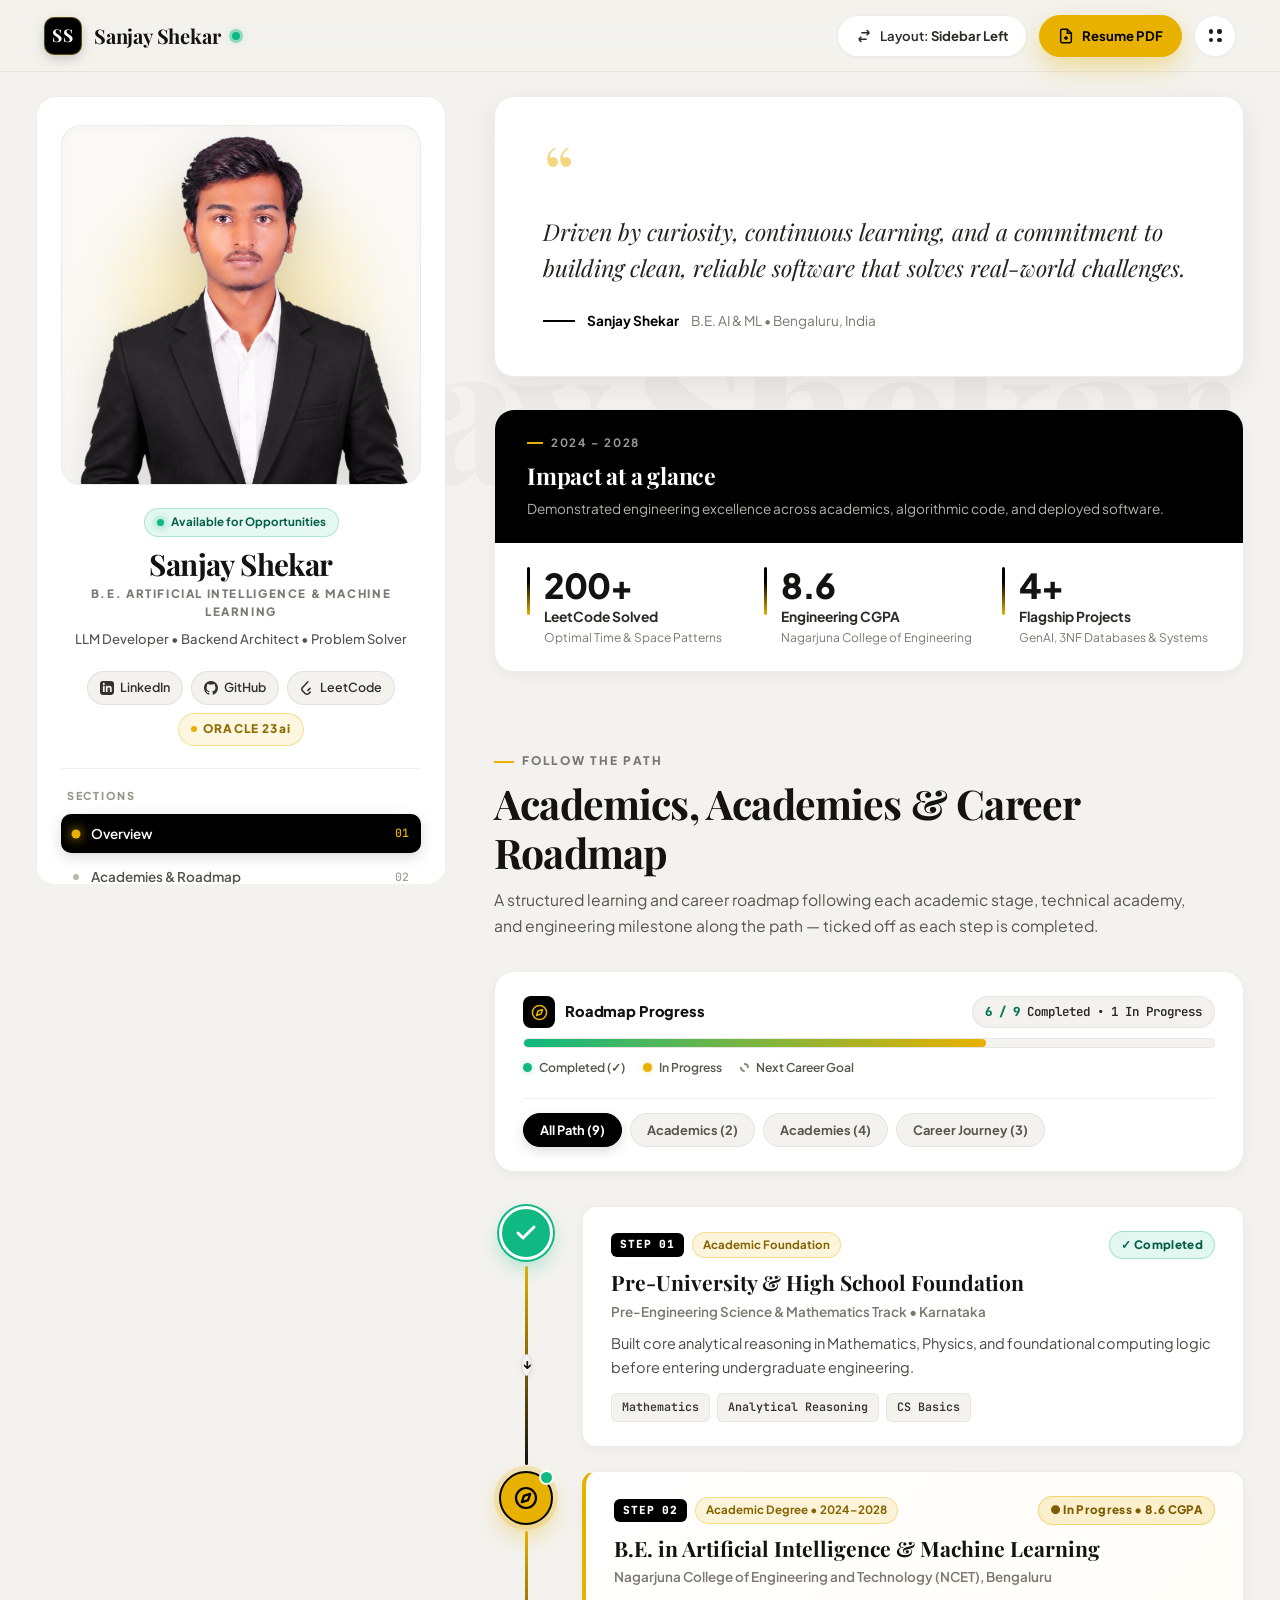
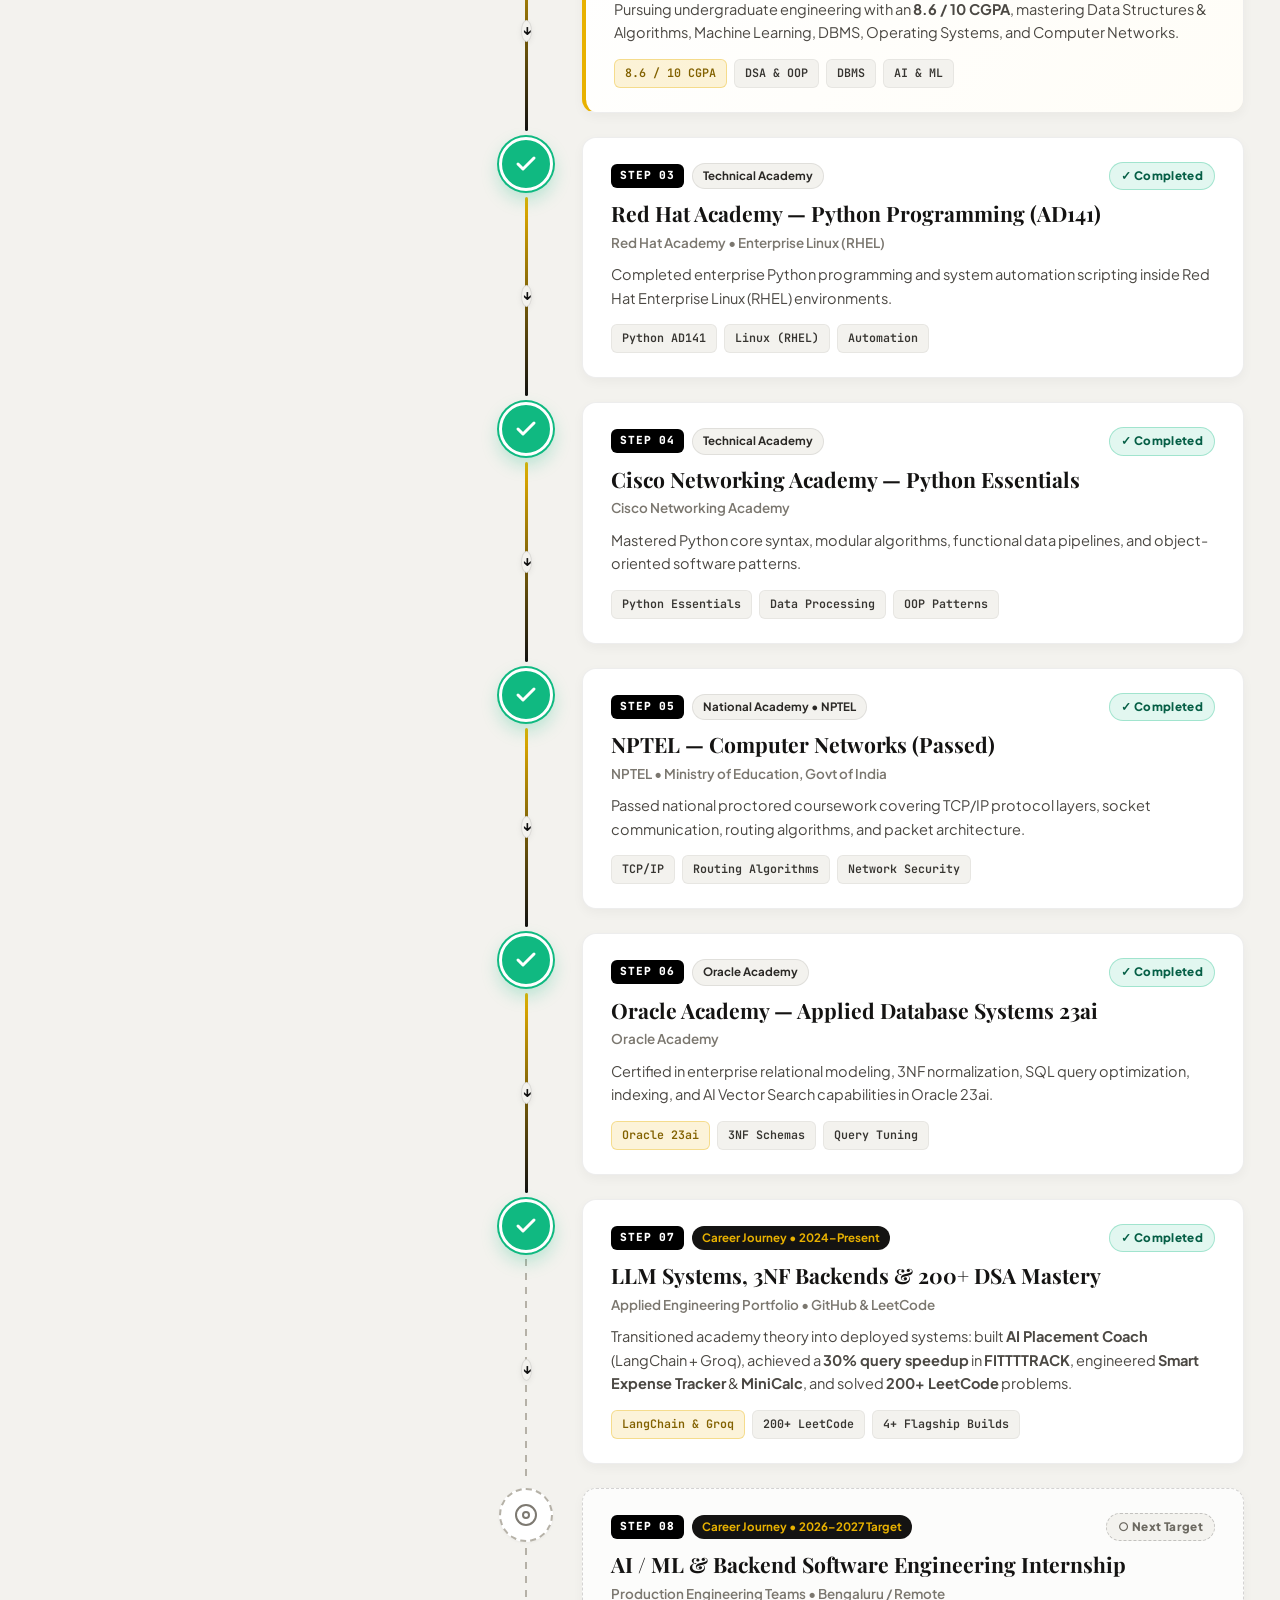
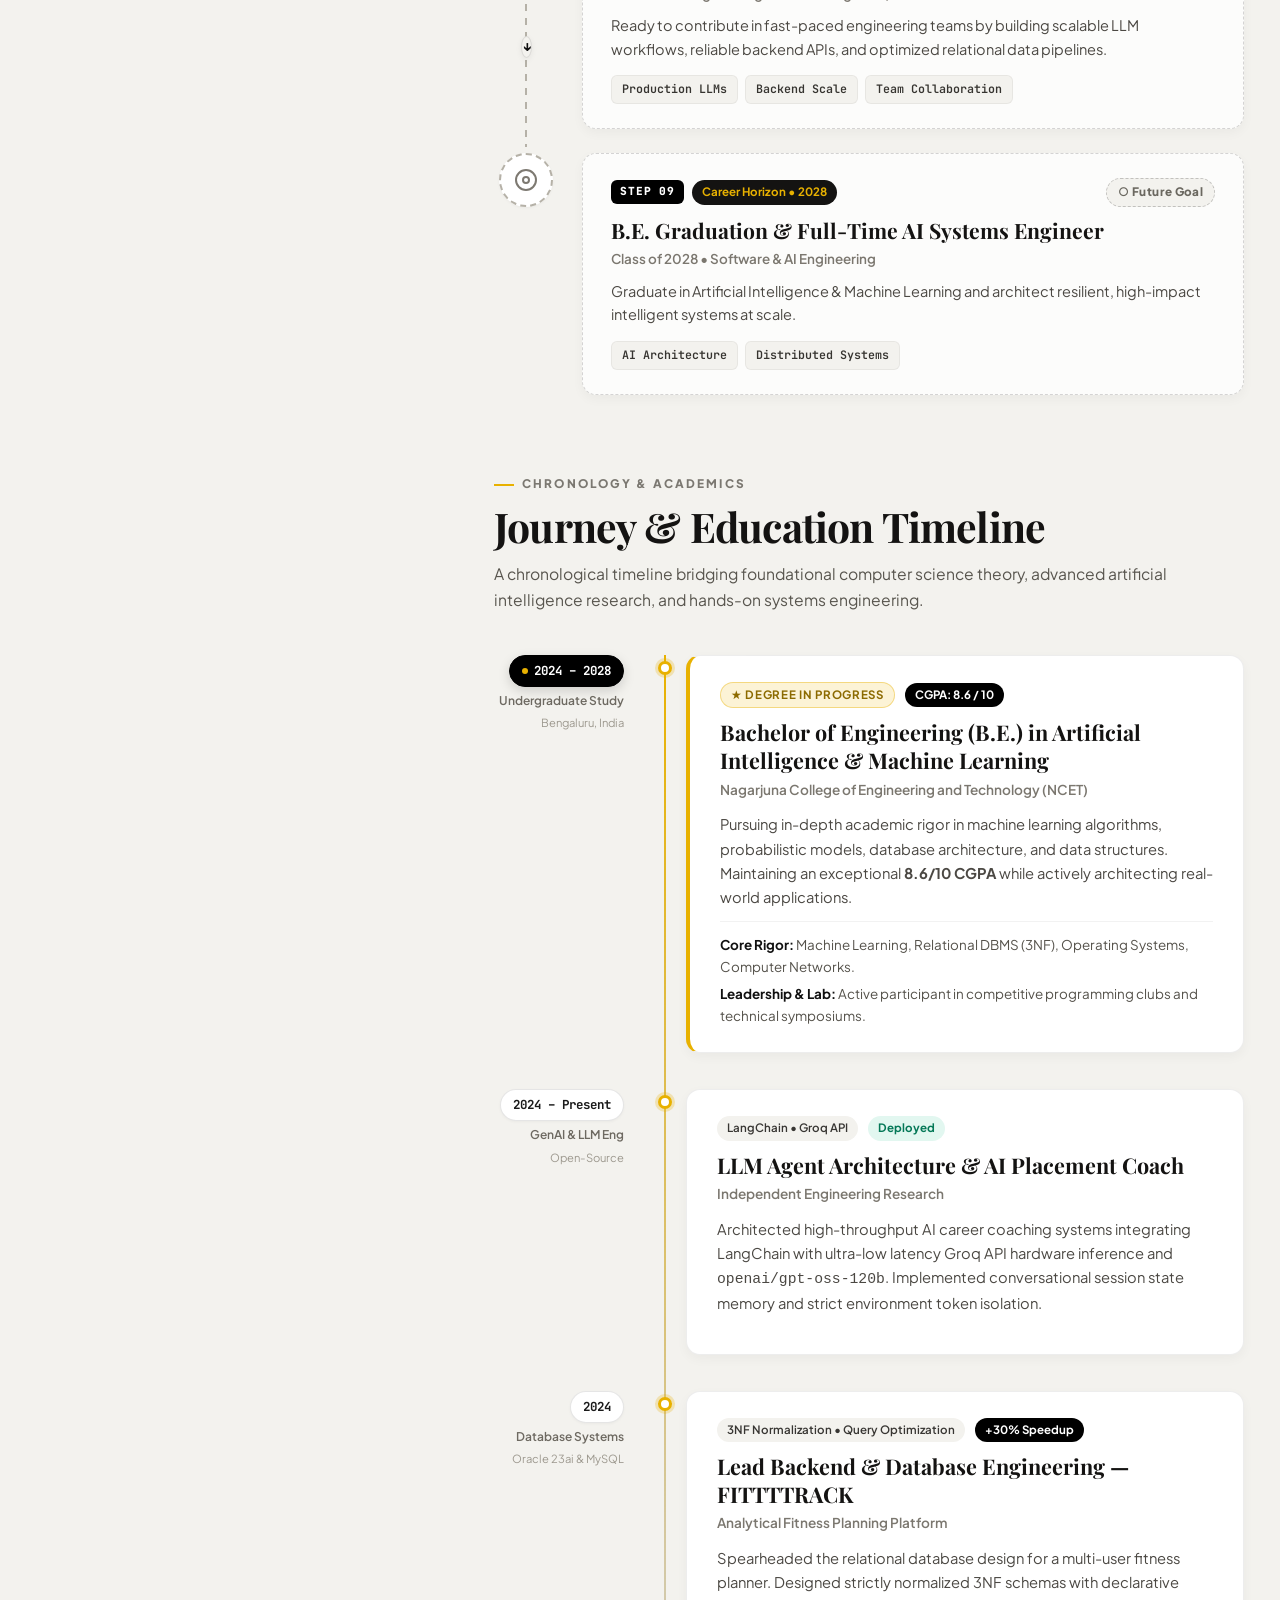
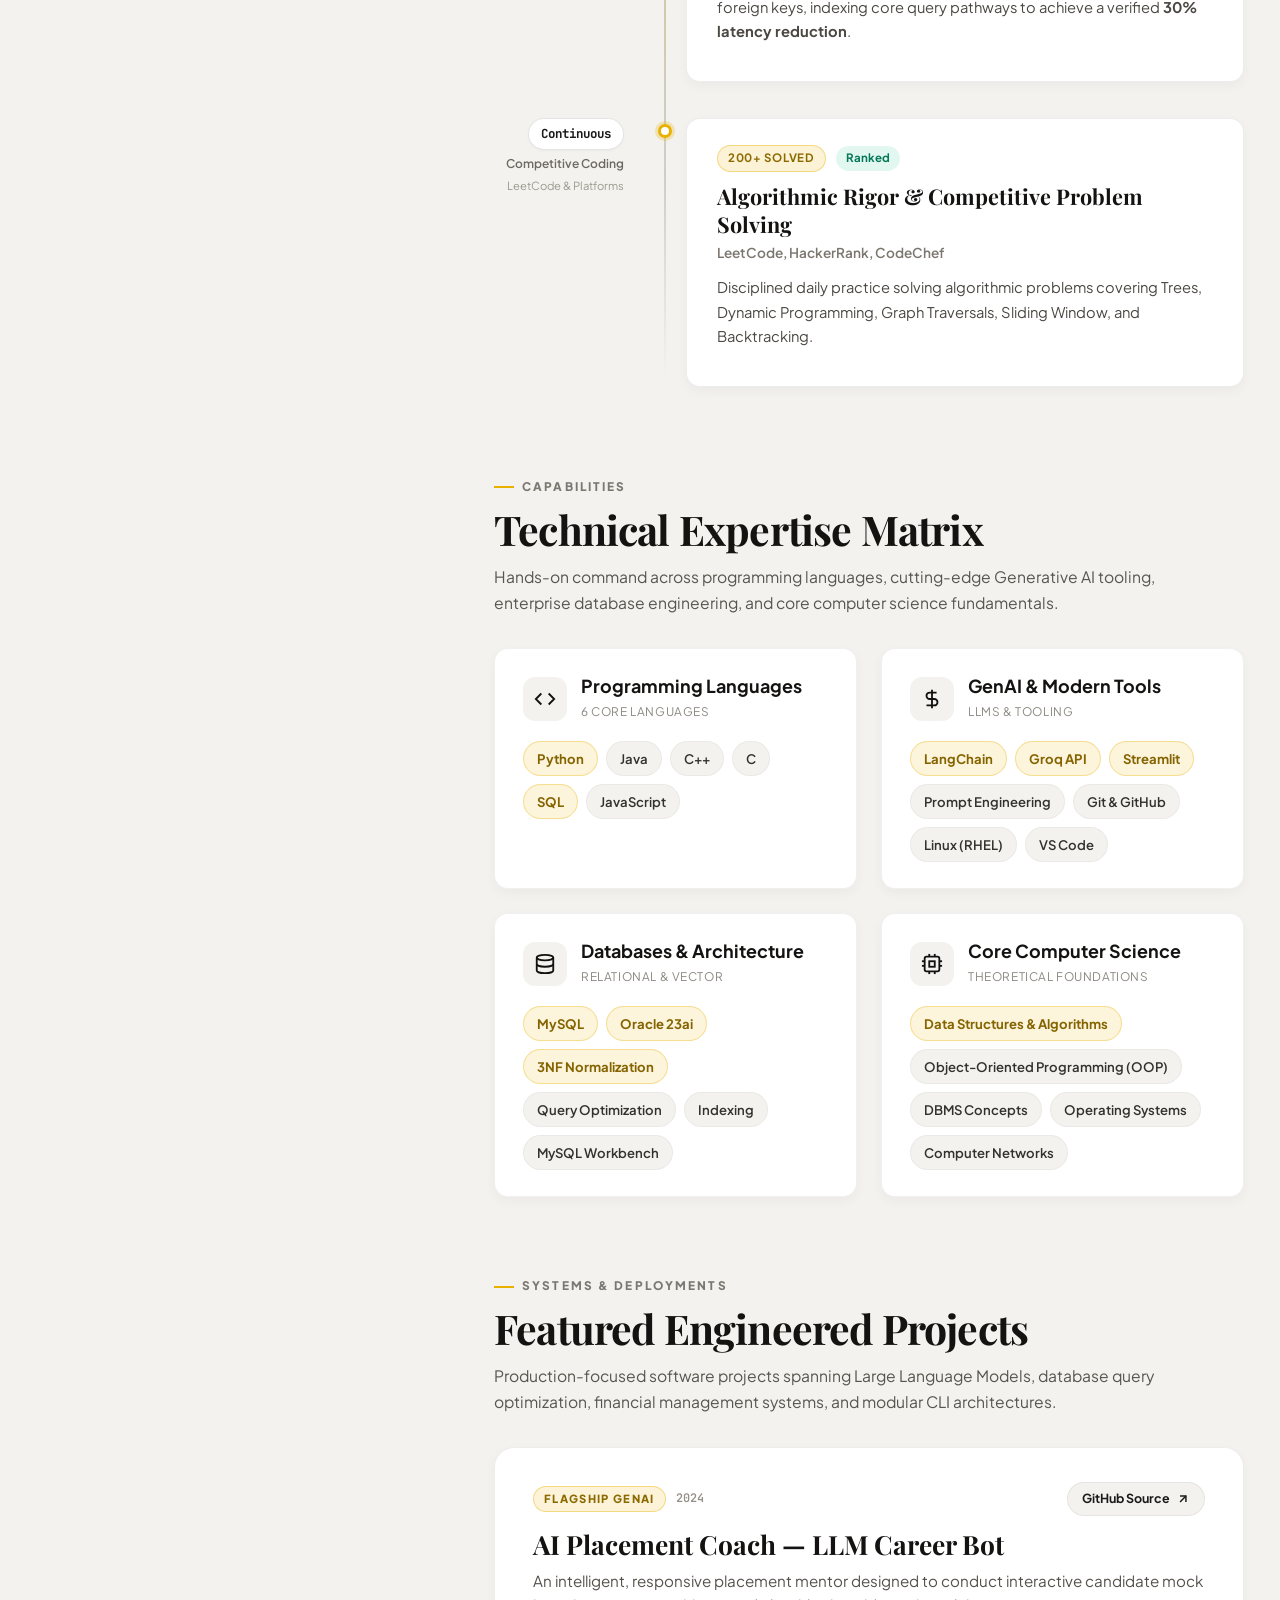
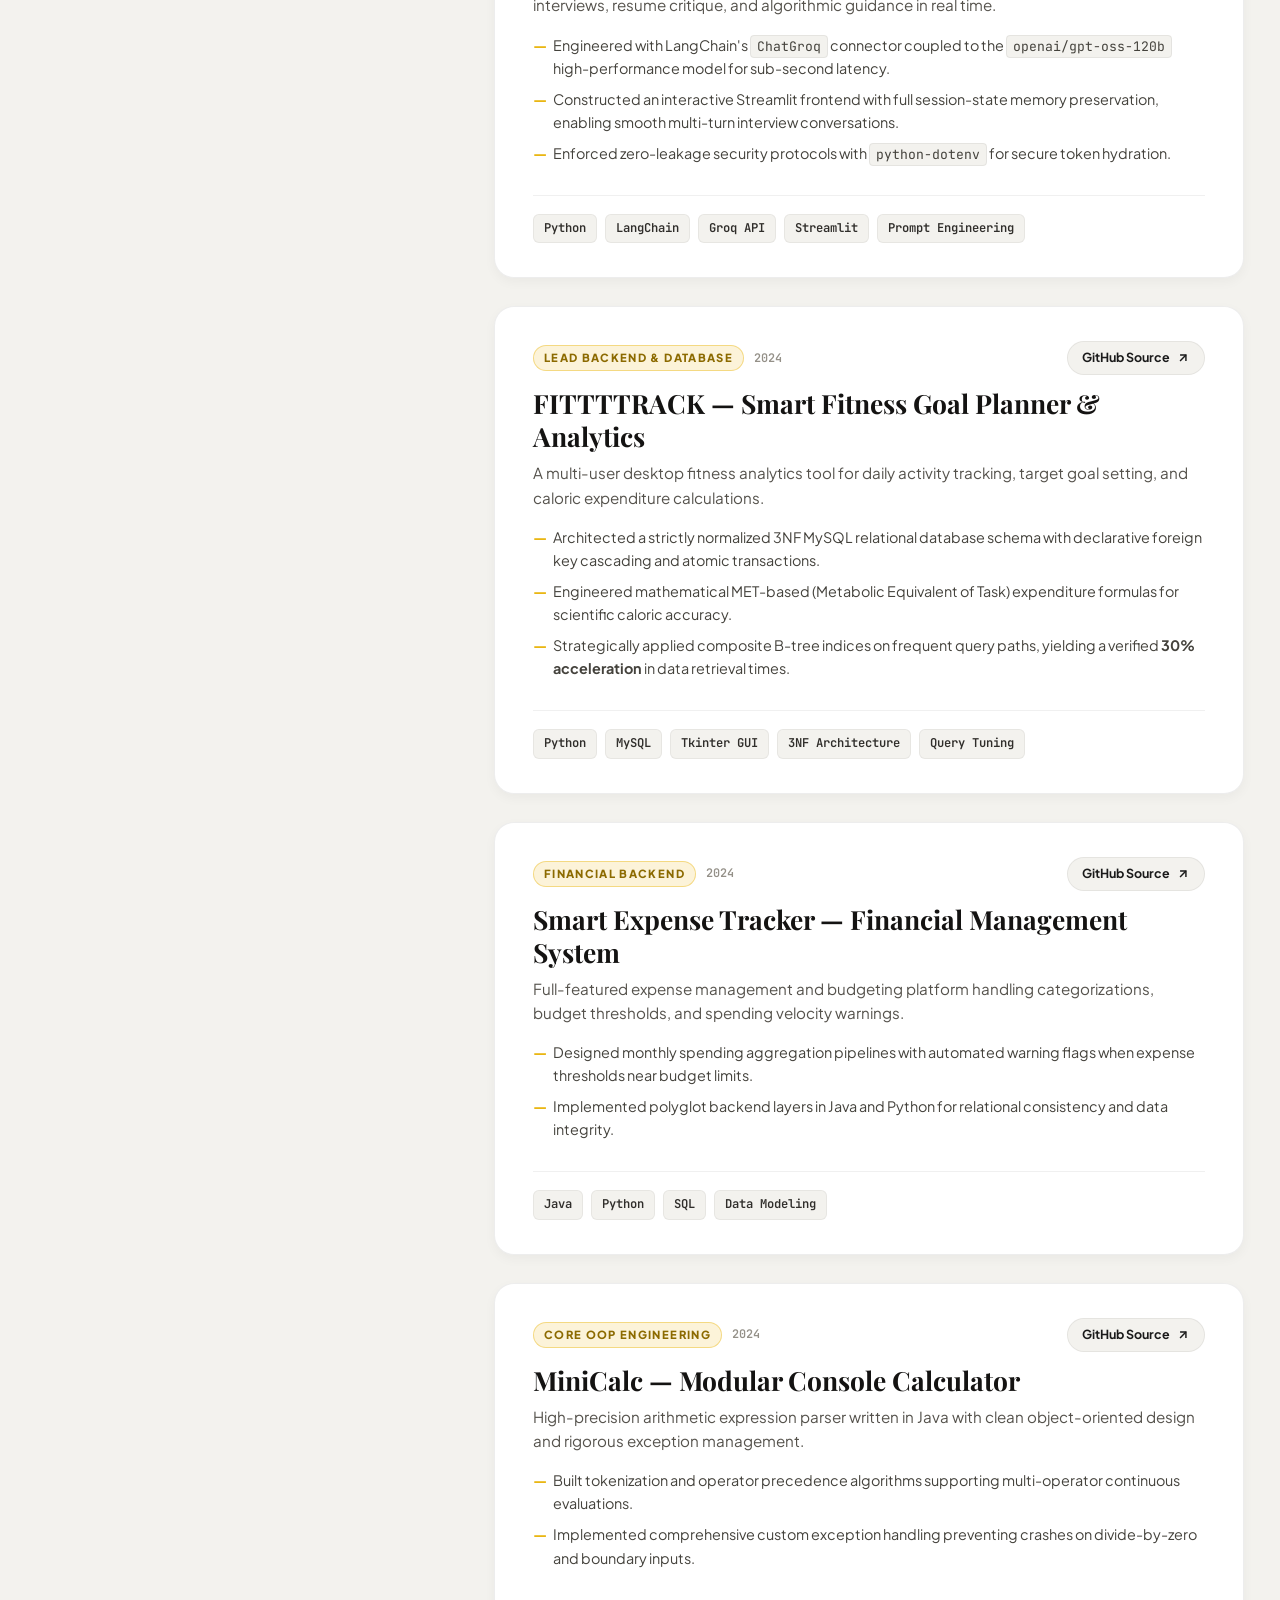
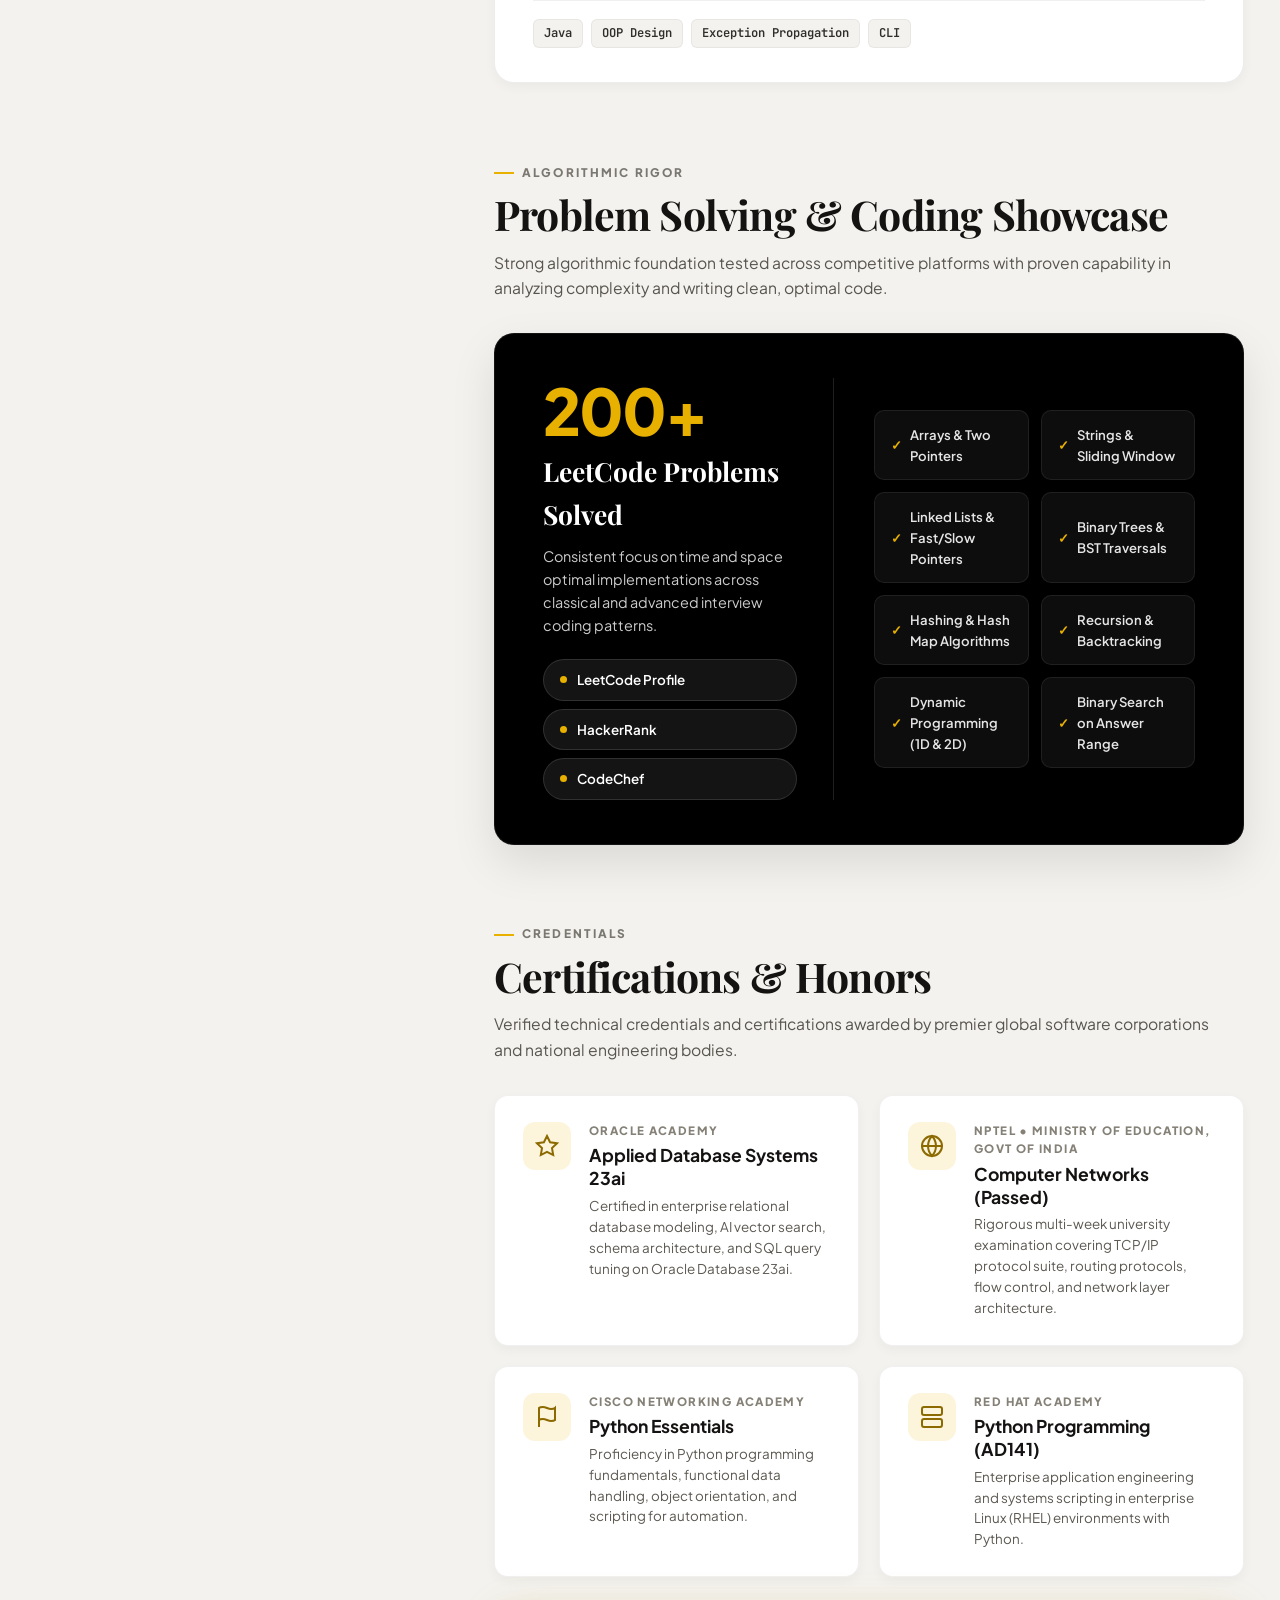
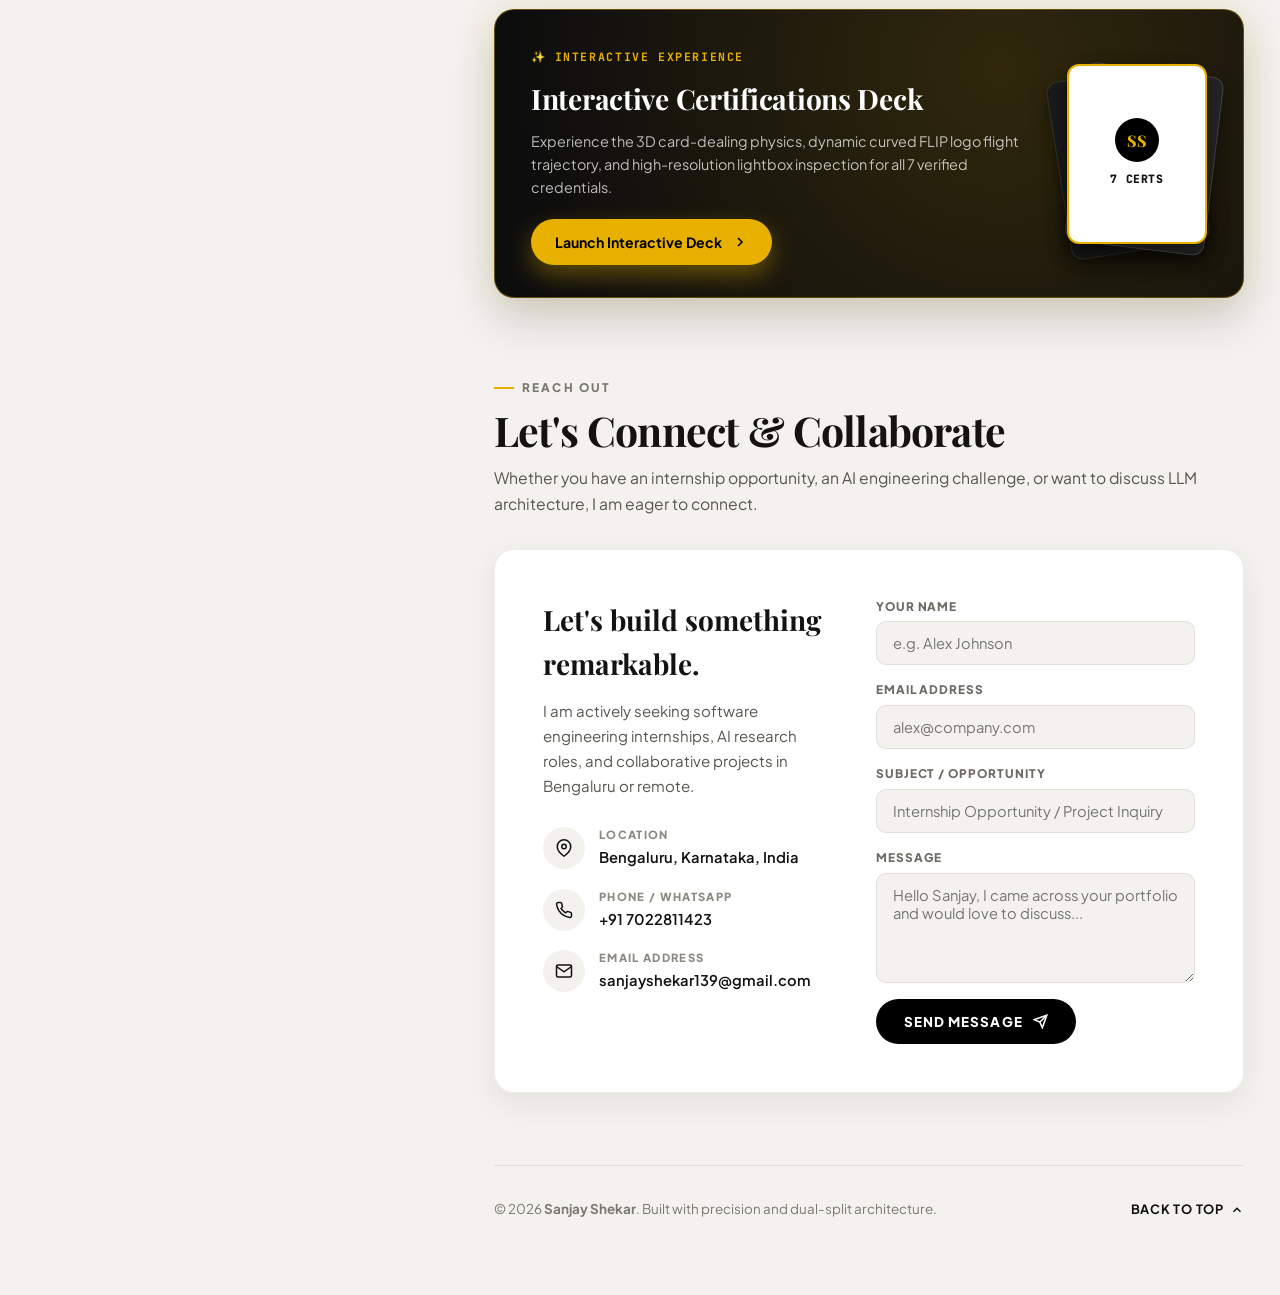
<file: index.html>
<!DOCTYPE html>
<html lang="en">
<head>
  <meta charset="UTF-8">
  <meta name="viewport" content="width=device-width, initial-scale=1.0">
  <title>Sanjay Shekar | Vertical AI & ML Portfolio</title>
  <meta name="description" content="Vertical split portfolio of Sanjay Shekar — AI & Machine Learning Engineer, LLM Developer, and Algorithmic Problem Solver with dual sidebar-content orientation.">

  <!-- Google Fonts -->
  <link rel="preconnect" href="https://fonts.googleapis.com">
  <link rel="preconnect" href="https://fonts.gstatic.com" crossorigin>
  <link href="https://fonts.googleapis.com/css2?family=Playfair+Display:ital,wght@0,600;0,700;0,800;0,900;1,600;1,700&family=Plus+Jakarta+Sans:wght@400;500;600;700;800&family=JetBrains+Mono:wght@400;500;600;700&display=swap" rel="stylesheet">

  <link rel="stylesheet" href="style.css">
</head>
<body class="layout-sidebar-left">

  <!-- ==========================================================
       TOP UTILITY HEADER BAR
       ========================================================== -->
  <header class="top-utility-bar" role="banner">
    <!-- Brand Tag -->
    <a href="#hero" class="brand-badge">
      <span class="brand-monogram">SS</span>
      <span class="brand-text">Sanjay Shekar</span>
      <span class="brand-status-dot" title="Available for Opportunities"></span>
    </a>

    <!-- Top Action Controls -->
    <div class="top-controls-group">
      <!-- Layout Orientation Switcher (Sidebar Left <-> Right) -->
      <button class="control-pill-btn" id="layoutFlipBtn" title="Toggle Layout: Sidebar Left / Right" aria-label="Toggle Layout Orientation">
        <svg class="icon-swap" viewBox="0 0 24 24" fill="none" stroke="currentColor" stroke-width="2">
          <path d="M8 7h12m0 0l-4-4m4 4l-4 4m0 6H4m0 0l4 4m-4-4l4-4"/>
        </svg>
        <span class="btn-text">Layout: <strong id="layoutStateLabel">Sidebar Left</strong></span>
      </button>

      <!-- Resume PDF Button -->
      <a href="resume.html" class="control-pill-btn gold-accent trigger-resume-modal" title="View Curriculum Vitae">
        <svg viewBox="0 0 24 24" fill="none" stroke="currentColor" stroke-width="2">
          <path d="M14 2H6a2 2 0 0 0-2 2v16a2 2 0 0 0 2 2h12a2 2 0 0 0 2-2V8z"></path>
          <polyline points="14 2 14 8 20 8"></polyline>
          <line x1="12" y1="18" x2="12" y2="12"></line>
          <line x1="9" y1="15" x2="15" y2="15"></line>
        </svg>
        <span class="btn-text">Resume PDF</span>
      </a>

      <!-- 4-Dots Mobile / Quick Menu Button -->
      <button class="menu-btn-circle" id="menuToggle" aria-label="Open Navigation Drawer">
        <div class="dots-grid">
          <span></span>
          <span></span>
          <span></span>
          <span></span>
        </div>
      </button>
    </div>
  </header>

  <!-- ==========================================================
       GIANT FAINT BACKGROUND WATERMARK
       ========================================================== -->
  <div class="background-watermark" aria-hidden="true" id="bgWatermark">
    Sanjay Shekar
  </div>

  <!-- ==========================================================
       SPLIT VERTICAL CONTAINER
       Supports .layout-sidebar-left (default) and .layout-sidebar-right
       ========================================================== -->
  <div class="split-portfolio-container" id="portfolioContainer">

    <!-- ========================================================
         COLUMN A: STICKY TIME & PROFILE SIDEBAR
         (Left or Right depending on layout mode)
         ======================================================== -->
    <aside class="sticky-time-sidebar" id="timeSidebar" aria-label="Profile and Navigation Sidebar">
      <div class="sidebar-inner-card">

        <!-- Sanjay Portrait Cutout (1254 x 1254 px, 1:1 Square) -->
        <div class="sidebar-portrait-frame">
          <div class="portrait-halo"></div>
          <img src="sanjay.png" width="1254" height="1254" alt="Sanjay Shekar Portrait - 1254x1254" class="sidebar-portrait-img">
        </div>

        <!-- Identity Block -->
        <div class="sidebar-identity">
          <div class="sidebar-status-chip">
            <span class="avail-dot"></span>
            <span>Available for Opportunities</span>
          </div>
          <h1 class="sidebar-name">Sanjay Shekar</h1>
          <p class="sidebar-role">B.E. ARTIFICIAL INTELLIGENCE & MACHINE LEARNING</p>
          <p class="sidebar-tagline">LLM Developer • Backend Architect • Problem Solver</p>
        </div>

        <!-- Social & Professional Platforms -->
        <div class="sidebar-socials">
          <a href="https://www.linkedin.com/in/sanjay-shekar-06bb1837a/" target="_blank" rel="noopener noreferrer" class="social-chip" title="LinkedIn Profile">
            <svg viewBox="0 0 24 24"><path d="M19 0h-14c-2.761 0-5 2.239-5 5v14c0 2.761 2.239 5 5 5h14c2.762 0 5-2.239 5-5v-14c0-2.761-2.238-5-5-5zm-11 19h-3v-11h3v11zm-1.5-12.268c-.966 0-1.75-.79-1.75-1.764s.784-1.764 1.75-1.764 1.75.79 1.75 1.764-.783 1.764-1.75 1.764zm13.5 12.268h-3v-5.604c0-3.368-4-3.113-4 0v5.604h-3v-11h3v1.765c1.396-2.586 7-2.777 7 2.476v6.759z"/></svg>
            <span>LinkedIn</span>
          </a>

          <a href="https://github.com/sanjay139-s" target="_blank" rel="noopener noreferrer" class="social-chip" title="GitHub Repositories">
            <svg viewBox="0 0 24 24"><path d="M12 0c-6.626 0-12 5.373-12 12 0 5.302 3.438 9.8 8.207 11.387.599.111.793-.261.793-.577v-2.234c-3.338.726-4.033-1.416-4.033-1.416-.546-1.387-1.333-1.756-1.333-1.756-1.089-.745.083-.729.083-.729 1.205.084 1.839 1.237 1.839 1.237 1.07 1.834 2.807 1.304 3.492.997.107-.775.418-1.305.762-1.604-2.665-.305-5.467-1.334-5.467-5.931 0-1.311.469-2.381 1.236-3.221-.124-.303-.535-1.524.117-3.176 0 0 1.008-.322 3.301 1.23.957-.266 1.983-.399 3.003-.404 1.02.005 2.047.138 3.006.404 2.291-1.552 3.297-1.23 3.297-1.23.653 1.653.242 2.874.118 3.176.77.84 1.235 1.911 1.235 3.221 0 4.609-2.807 5.624-5.479 5.921.43.372.823 1.102.823 2.222v3.293c0 .319.192.694.801.576 4.765-1.589 8.199-6.086 8.199-11.386 0-6.627-5.373-12-12-12z"/></svg>
            <span>GitHub</span>
          </a>

          <a href="https://leetcode.com/u/sanjay139/" target="_blank" rel="noopener noreferrer" class="social-chip" title="LeetCode (200+ Solved)">
            <svg viewBox="0 0 24 24"><path d="M13.483 0a1.374 1.374 0 0 0-.961.438L7.116 6.226l-3.854 4.126a5.266 5.266 0 0 0-1.209 2.104 5.35 5.35 0 0 0-.125.513 5.527 5.527 0 0 0 .062 2.362 5.83 5.83 0 0 0 .349 1.017 5.938 5.938 0 0 0 1.271 1.818l4.277 4.193.039.038c2.248 2.165 5.852 2.133 8.063-.074l2.396-2.392c.54-.54.54-1.414.003-1.955a1.378 1.378 0 0 0-1.951-.003l-2.396 2.392a3.021 3.021 0 0 1-4.205.038l-.02-.019-4.276-4.193c-.652-.64-.972-1.469-.948-2.263a2.68 2.68 0 0 1 .666-1.793L9.4 7.625l4.98-5.344a1.382 1.382 0 0 0-.897-2.281zm3.874 10.963a1.38 1.38 0 0 0-.977.404l-3.79 3.79a1.38 1.38 0 1 0 1.952 1.952l3.79-3.79a1.38 1.38 0 0 0-.975-2.356z"/></svg>
            <span>LeetCode</span>
          </a>

          <a href="#certifications" class="oracle-pill" title="Oracle Certified">
            <span class="oracle-dot"></span>
            <span>ORACLE 23ai</span>
          </a>
        </div>

        <!-- Vertical Navigation Links -->
        <nav class="sidebar-vertical-nav" aria-label="Section Navigation">
          <div class="nav-section-title">SECTIONS</div>
          <ul class="vertical-nav-list">
            <li>
              <a href="#hero" class="v-nav-item active" data-target="hero">
                <span class="nav-dot"></span>
                <span class="nav-label">Overview</span>
                <span class="nav-number">01</span>
              </a>
            </li>
            <li>
              <a href="#career-roadmap" class="v-nav-item" data-target="career-roadmap">
                <span class="nav-dot"></span>
                <span class="nav-label">Academies & Roadmap</span>
                <span class="nav-number">02</span>
              </a>
            </li>
            <li>
              <a href="#timeline-journey" class="v-nav-item" data-target="timeline-journey">
                <span class="nav-dot"></span>
                <span class="nav-label">Timeline & Education</span>
                <span class="nav-number">03</span>
              </a>
            </li>
            <li>
              <a href="#skills" class="v-nav-item" data-target="skills">
                <span class="nav-dot"></span>
                <span class="nav-label">Technical Matrix</span>
                <span class="nav-number">04</span>
              </a>
            </li>
            <li>
              <a href="#projects" class="v-nav-item" data-target="projects">
                <span class="nav-dot"></span>
                <span class="nav-label">Featured Projects</span>
                <span class="nav-number">05</span>
              </a>
            </li>
            <li>
              <a href="#problem-solving" class="v-nav-item" data-target="problem-solving">
                <span class="nav-dot"></span>
                <span class="nav-label">Problem Solving</span>
                <span class="nav-number">06</span>
              </a>
            </li>
            <li>
              <a href="#certifications" class="v-nav-item" data-target="certifications">
                <span class="nav-dot"></span>
                <span class="nav-label">Certifications</span>
                <span class="nav-number">07</span>
              </a>
            </li>
            <li>
              <a href="#contact" class="v-nav-item" data-target="contact">
                <span class="nav-dot"></span>
                <span class="nav-label">Get In Touch</span>
                <span class="nav-number">08</span>
              </a>
            </li>
          </ul>
        </nav>

        <!-- CTA Download Button -->
        <div class="sidebar-cta-wrap">
          <a href="resume.html" class="sidebar-cta-btn trigger-resume-modal">
            <span class="cta-circle-icon">
              <svg viewBox="0 0 24 24" fill="none" stroke="currentColor">
                <polyline points="7 10 12 15 17 10"></polyline>
                <line x1="12" y1="15" x2="12" y2="3"></line>
              </svg>
            </span>
            <span class="cta-text">Download Profile</span>
            <span class="cta-badge">PDF</span>
          </a>
        </div>

        <!-- Quick Contact Info -->
        <div class="sidebar-footer-info">
          <div class="info-row">
            <svg viewBox="0 0 24 24" fill="none" stroke="currentColor"><path d="M21 10c0 7-9 13-9 13s-9-6-9-13a9 9 0 0 1 18 0z"/><circle cx="12" cy="10" r="3"/></svg>
            <span>Bengaluru, Karnataka, India</span>
          </div>
          <div class="info-row">
            <svg viewBox="0 0 24 24" fill="none" stroke="currentColor"><path d="M4 4h16c1.1 0 2 .9 2 2v12c0 1.1-.9 2-2 2H4c-1.1 0-2-.9-2-2V6c0-1.1.9-2 2-2z"/><polyline points="22,6 12,13 2,6"/></svg>
            <a href="mailto:sanjayshekar139@gmail.com">sanjayshekar139@gmail.com</a>
          </div>
        </div>

      </div>
    </aside>

    <!-- ========================================================
         COLUMN B: VERTICAL SCROLLABLE CONTENT STREAM
         ======================================================== -->
    <main class="vertical-content-stream" id="mainContent" role="main">

      <!-- ======================================================
           1. HERO WELCOME SECTION
           ====================================================== -->
      <section class="content-section hero-overview-section" id="hero">
        <div class="hero-quote-card">
          <div class="quote-symbol">“</div>
          <blockquote class="editorial-quote">
            Driven by curiosity, continuous learning, and a commitment to building clean, reliable software that solves real-world challenges.
          </blockquote>
          <div class="quote-signature">
            <span class="sig-line"></span>
            <span class="sig-name">Sanjay Shekar</span>
            <span class="sig-role">B.E. AI & ML • Bengaluru, India</span>
          </div>
        </div>

        <!-- Impact at a glance (Horizontal banner adapted into vertical flow) -->
        <div class="vertical-impact-banner">
          <div class="impact-lead-box">
            <div class="lead-dash-row">
              <span class="lead-dash"></span>
              <span class="lead-year">2024 – 2028</span>
            </div>
            <h3 class="lead-heading">Impact at a glance</h3>
            <p class="lead-sub">Demonstrated engineering excellence across academics, algorithmic code, and deployed software.</p>
          </div>

          <div class="impact-stats-grid">
            <div class="stat-card">
              <div class="stat-gold-bar"></div>
              <div class="stat-card-body">
                <div class="stat-big-number" data-target="200" data-suffix="+">200+</div>
                <div class="stat-title">LeetCode Solved</div>
                <div class="stat-detail">Optimal Time & Space Patterns</div>
              </div>
            </div>

            <div class="stat-card">
              <div class="stat-gold-bar"></div>
              <div class="stat-card-body">
                <div class="stat-big-number" data-target="8.6" data-suffix="">8.6</div>
                <div class="stat-title">Engineering CGPA</div>
                <div class="stat-detail">Nagarjuna College of Engineering</div>
              </div>
            </div>

            <div class="stat-card">
              <div class="stat-gold-bar"></div>
              <div class="stat-card-body">
                <div class="stat-big-number" data-target="4" data-suffix="+">4+</div>
                <div class="stat-title">Flagship Projects</div>
                <div class="stat-detail">GenAI, 3NF Databases & Systems</div>
              </div>
            </div>
          </div>
        </div>
      </section>

      <!-- ======================================================
           2. ACADEMICS, ACADEMIES & CAREER ROADMAP
           ("Follow the path & completed milestone ticks")
           ====================================================== -->
      <section class="content-section" id="career-roadmap">
        <div class="section-title-wrap">
          <div class="eyebrow-tag">
            <span class="gold-dash"></span>
            <span>FOLLOW THE PATH</span>
          </div>
          <h2 class="section-heading">Academics, Academies & Career Roadmap</h2>
          <p class="section-subtext">
            A structured learning and career roadmap following each academic stage, technical academy, and engineering milestone along the path — ticked off as each step is completed.
          </p>
        </div>

        <!-- Roadmap Progress & Category Filter Bar -->
        <div class="roadmap-control-panel">
          <div class="roadmap-progress-wrap">
            <div class="progress-stats-row">
              <div class="progress-title-group">
                <span class="progress-icon-mini">
                  <svg viewBox="0 0 24 24" fill="none" stroke="currentColor" stroke-width="2.2" stroke-linecap="round" stroke-linejoin="round">
                    <circle cx="12" cy="12" r="10"></circle>
                    <polygon points="16.24 7.76 14.12 14.12 7.76 16.24 9.88 9.88 16.24 7.76"></polygon>
                  </svg>
                </span>
                <span class="progress-label">Roadmap Progress</span>
              </div>
              <span class="progress-counter-badge" id="roadmapCounterBadge">
                <strong>6 / 9</strong> Completed • 1 In Progress
              </span>
            </div>
            <div class="roadmap-progress-bar-bg" role="progressbar" aria-valuenow="67" aria-valuemin="0" aria-valuemax="100">
              <div class="roadmap-progress-bar-fill" style="width: 67%;"></div>
            </div>
            <div class="roadmap-legend">
              <span class="legend-item"><span class="legend-dot completed"></span> Completed (✓)</span>
              <span class="legend-item"><span class="legend-dot active"></span> In Progress</span>
              <span class="legend-item"><span class="legend-dot upcoming"></span> Next Career Goal</span>
            </div>
          </div>

          <div class="roadmap-filter-tabs" role="tablist" aria-label="Filter Roadmap Milestones">
            <button class="roadmap-tab active" data-filter="all" role="tab" aria-selected="true">All Path (9)</button>
            <button class="roadmap-tab" data-filter="academic" role="tab" aria-selected="false">Academics (2)</button>
            <button class="roadmap-tab" data-filter="academy" role="tab" aria-selected="false">Academies (4)</button>
            <button class="roadmap-tab" data-filter="career" role="tab" aria-selected="false">Career Journey (3)</button>
          </div>
        </div>

        <!-- Follow-the-Path Winding Roadmap Track -->
        <div class="roadmap-follow-track" id="roadmapTrack">

          <!-- Step 1: Academic Foundation (Completed) -->
          <article class="roadmap-step completed" data-category="academic">
            <div class="roadmap-connector">
              <div class="roadmap-node-badge completed" title="Completed Milestone">
                <svg class="node-svg" viewBox="0 0 24 24" fill="none" stroke="currentColor" stroke-width="3" stroke-linecap="round" stroke-linejoin="round">
                  <polyline points="20 6 9 17 4 12"></polyline>
                </svg>
              </div>
              <div class="path-line solid-gold">
                <span class="path-flow-arrow">↓</span>
              </div>
            </div>

            <div class="roadmap-card">
              <div class="roadmap-card-top">
                <div class="step-tags">
                  <span class="step-num">STEP 01</span>
                  <span class="cat-pill academic">Academic Foundation</span>
                </div>
                <span class="completion-pill done">✓ Completed</span>
              </div>
              <h3 class="roadmap-title">Pre-University & High School Foundation</h3>
              <div class="roadmap-org">Pre-Engineering Science & Mathematics Track • Karnataka</div>
              <p class="roadmap-desc">
                Built core analytical reasoning in Mathematics, Physics, and foundational computing logic before entering undergraduate engineering.
              </p>
              <div class="roadmap-skills-row">
                <span class="mini-skill">Mathematics</span>
                <span class="mini-skill">Analytical Reasoning</span>
                <span class="mini-skill">CS Basics</span>
              </div>
            </div>
          </article>

          <!-- Step 2: B.E. AI & ML (Active / In Progress) -->
          <article class="roadmap-step active-stage" data-category="academic">
            <div class="roadmap-connector">
              <div class="roadmap-node-badge active" title="Currently In Progress">
                <svg class="node-svg" viewBox="0 0 24 24" fill="none" stroke="currentColor" stroke-width="2.2" stroke-linecap="round" stroke-linejoin="round">
                  <circle cx="12" cy="12" r="10"></circle>
                  <polygon points="16.24 7.76 14.12 14.12 7.76 16.24 9.88 9.88 16.24 7.76"></polygon>
                </svg>
                <span class="node-active-pulse" aria-label="In Progress"></span>
              </div>
              <div class="path-line solid-gold">
                <span class="path-flow-arrow">↓</span>
              </div>
            </div>

            <div class="roadmap-card active-card">
              <div class="roadmap-card-top">
                <div class="step-tags">
                  <span class="step-num">STEP 02</span>
                  <span class="cat-pill academic">Academic Degree • 2024–2028</span>
                </div>
                <span class="completion-pill active-pill">● In Progress • 8.6 CGPA</span>
              </div>
              <h3 class="roadmap-title">B.E. in Artificial Intelligence & Machine Learning</h3>
              <div class="roadmap-org">Nagarjuna College of Engineering and Technology (NCET), Bengaluru</div>
              <p class="roadmap-desc">
                Pursuing undergraduate engineering with an <strong>8.6 / 10 CGPA</strong>, mastering Data Structures & Algorithms, Machine Learning, DBMS, Operating Systems, and Computer Networks.
              </p>
              <div class="roadmap-skills-row">
                <span class="mini-skill gold">8.6 / 10 CGPA</span>
                <span class="mini-skill">DSA & OOP</span>
                <span class="mini-skill">DBMS</span>
                <span class="mini-skill">AI & ML</span>
              </div>
            </div>
          </article>

          <!-- Step 3: Red Hat Academy (Completed) -->
          <article class="roadmap-step completed" data-category="academy">
            <div class="roadmap-connector">
              <div class="roadmap-node-badge completed" title="Completed Milestone">
                <svg class="node-svg" viewBox="0 0 24 24" fill="none" stroke="currentColor" stroke-width="3" stroke-linecap="round" stroke-linejoin="round">
                  <polyline points="20 6 9 17 4 12"></polyline>
                </svg>
              </div>
              <div class="path-line solid-gold">
                <span class="path-flow-arrow">↓</span>
              </div>
            </div>

            <div class="roadmap-card">
              <div class="roadmap-card-top">
                <div class="step-tags">
                  <span class="step-num">STEP 03</span>
                  <span class="cat-pill academy">Technical Academy</span>
                </div>
                <span class="completion-pill done">✓ Completed</span>
              </div>
              <h3 class="roadmap-title">Red Hat Academy — Python Programming (AD141)</h3>
              <div class="roadmap-org">Red Hat Academy • Enterprise Linux (RHEL)</div>
              <p class="roadmap-desc">
                Completed enterprise Python programming and system automation scripting inside Red Hat Enterprise Linux (RHEL) environments.
              </p>
              <div class="roadmap-skills-row">
                <span class="mini-skill">Python AD141</span>
                <span class="mini-skill">Linux (RHEL)</span>
                <span class="mini-skill">Automation</span>
              </div>
            </div>
          </article>

          <!-- Step 4: Cisco Networking Academy (Completed) -->
          <article class="roadmap-step completed" data-category="academy">
            <div class="roadmap-connector">
              <div class="roadmap-node-badge completed" title="Completed Milestone">
                <svg class="node-svg" viewBox="0 0 24 24" fill="none" stroke="currentColor" stroke-width="3" stroke-linecap="round" stroke-linejoin="round">
                  <polyline points="20 6 9 17 4 12"></polyline>
                </svg>
              </div>
              <div class="path-line solid-gold">
                <span class="path-flow-arrow">↓</span>
              </div>
            </div>

            <div class="roadmap-card">
              <div class="roadmap-card-top">
                <div class="step-tags">
                  <span class="step-num">STEP 04</span>
                  <span class="cat-pill academy">Technical Academy</span>
                </div>
                <span class="completion-pill done">✓ Completed</span>
              </div>
              <h3 class="roadmap-title">Cisco Networking Academy — Python Essentials</h3>
              <div class="roadmap-org">Cisco Networking Academy</div>
              <p class="roadmap-desc">
                Mastered Python core syntax, modular algorithms, functional data pipelines, and object-oriented software patterns.
              </p>
              <div class="roadmap-skills-row">
                <span class="mini-skill">Python Essentials</span>
                <span class="mini-skill">Data Processing</span>
                <span class="mini-skill">OOP Patterns</span>
              </div>
            </div>
          </article>

          <!-- Step 5: NPTEL Computer Networks (Completed) -->
          <article class="roadmap-step completed" data-category="academy">
            <div class="roadmap-connector">
              <div class="roadmap-node-badge completed" title="Completed Milestone">
                <svg class="node-svg" viewBox="0 0 24 24" fill="none" stroke="currentColor" stroke-width="3" stroke-linecap="round" stroke-linejoin="round">
                  <polyline points="20 6 9 17 4 12"></polyline>
                </svg>
              </div>
              <div class="path-line solid-gold">
                <span class="path-flow-arrow">↓</span>
              </div>
            </div>

            <div class="roadmap-card">
              <div class="roadmap-card-top">
                <div class="step-tags">
                  <span class="step-num">STEP 05</span>
                  <span class="cat-pill academy">National Academy • NPTEL</span>
                </div>
                <span class="completion-pill done">✓ Completed</span>
              </div>
              <h3 class="roadmap-title">NPTEL — Computer Networks (Passed)</h3>
              <div class="roadmap-org">NPTEL • Ministry of Education, Govt of India</div>
              <p class="roadmap-desc">
                Passed national proctored coursework covering TCP/IP protocol layers, socket communication, routing algorithms, and packet architecture.
              </p>
              <div class="roadmap-skills-row">
                <span class="mini-skill">TCP/IP</span>
                <span class="mini-skill">Routing Algorithms</span>
                <span class="mini-skill">Network Security</span>
              </div>
            </div>
          </article>

          <!-- Step 6: Oracle Academy (Completed) -->
          <article class="roadmap-step completed" data-category="academy">
            <div class="roadmap-connector">
              <div class="roadmap-node-badge completed" title="Completed Milestone">
                <svg class="node-svg" viewBox="0 0 24 24" fill="none" stroke="currentColor" stroke-width="3" stroke-linecap="round" stroke-linejoin="round">
                  <polyline points="20 6 9 17 4 12"></polyline>
                </svg>
              </div>
              <div class="path-line solid-gold">
                <span class="path-flow-arrow">↓</span>
              </div>
            </div>

            <div class="roadmap-card">
              <div class="roadmap-card-top">
                <div class="step-tags">
                  <span class="step-num">STEP 06</span>
                  <span class="cat-pill academy">Oracle Academy</span>
                </div>
                <span class="completion-pill done">✓ Completed</span>
              </div>
              <h3 class="roadmap-title">Oracle Academy — Applied Database Systems 23ai</h3>
              <div class="roadmap-org">Oracle Academy</div>
              <p class="roadmap-desc">
                Certified in enterprise relational modeling, 3NF normalization, SQL query optimization, indexing, and AI Vector Search capabilities in Oracle 23ai.
              </p>
              <div class="roadmap-skills-row">
                <span class="mini-skill gold">Oracle 23ai</span>
                <span class="mini-skill">3NF Schemas</span>
                <span class="mini-skill">Query Tuning</span>
              </div>
            </div>
          </article>

          <!-- Step 7: Career Milestone — Applied Systems & 200+ DSA (Completed) -->
          <article class="roadmap-step completed" data-category="career">
            <div class="roadmap-connector">
              <div class="roadmap-node-badge completed" title="Completed Milestone">
                <svg class="node-svg" viewBox="0 0 24 24" fill="none" stroke="currentColor" stroke-width="3" stroke-linecap="round" stroke-linejoin="round">
                  <polyline points="20 6 9 17 4 12"></polyline>
                </svg>
              </div>
              <div class="path-line dashed-future">
                <span class="path-flow-arrow">↓</span>
              </div>
            </div>

            <div class="roadmap-card">
              <div class="roadmap-card-top">
                <div class="step-tags">
                  <span class="step-num">STEP 07</span>
                  <span class="cat-pill career">Career Journey • 2024–Present</span>
                </div>
                <span class="completion-pill done">✓ Completed</span>
              </div>
              <h3 class="roadmap-title">LLM Systems, 3NF Backends & 200+ DSA Mastery</h3>
              <div class="roadmap-org">Applied Engineering Portfolio • GitHub & LeetCode</div>
              <p class="roadmap-desc">
                Transitioned academy theory into deployed systems: built <strong>AI Placement Coach</strong> (LangChain + Groq), achieved a <strong>30% query speedup</strong> in <strong>FITTTTRACK</strong>, engineered <strong>Smart Expense Tracker</strong> & <strong>MiniCalc</strong>, and solved <strong>200+ LeetCode</strong> problems.
              </p>
              <div class="roadmap-skills-row">
                <span class="mini-skill gold">LangChain & Groq</span>
                <span class="mini-skill">200+ LeetCode</span>
                <span class="mini-skill">4+ Flagship Builds</span>
              </div>
            </div>
          </article>

          <!-- Step 8: Career Journey — Engineering Internship (Upcoming) -->
          <article class="roadmap-step upcoming" data-category="career">
            <div class="roadmap-connector">
              <div class="roadmap-node-badge upcoming" title="Next Milestone">
                <svg class="node-svg" viewBox="0 0 24 24" fill="none" stroke="currentColor" stroke-width="2" stroke-linecap="round" stroke-linejoin="round">
                  <circle cx="12" cy="12" r="10"></circle>
                  <circle cx="12" cy="12" r="3"></circle>
                </svg>
              </div>
              <div class="path-line dashed-future">
                <span class="path-flow-arrow">↓</span>
              </div>
            </div>

            <div class="roadmap-card upcoming-card">
              <div class="roadmap-card-top">
                <div class="step-tags">
                  <span class="step-num">STEP 08</span>
                  <span class="cat-pill career">Career Journey • 2026–2027 Target</span>
                </div>
                <span class="completion-pill next">○ Next Target</span>
              </div>
              <h3 class="roadmap-title">AI / ML & Backend Software Engineering Internship</h3>
              <div class="roadmap-org">Production Engineering Teams • Bengaluru / Remote</div>
              <p class="roadmap-desc">
                Ready to contribute in fast-paced engineering teams by building scalable LLM workflows, reliable backend APIs, and optimized relational data pipelines.
              </p>
              <div class="roadmap-skills-row">
                <span class="mini-skill">Production LLMs</span>
                <span class="mini-skill">Backend Scale</span>
                <span class="mini-skill">Team Collaboration</span>
              </div>
            </div>
          </article>

          <!-- Step 9: Career Journey — Graduation & AI Engineer (Future Horizon) -->
          <article class="roadmap-step upcoming last-step" data-category="career">
            <div class="roadmap-connector">
              <div class="roadmap-node-badge upcoming" title="Future Horizon">
                <svg class="node-svg" viewBox="0 0 24 24" fill="none" stroke="currentColor" stroke-width="2" stroke-linecap="round" stroke-linejoin="round">
                  <circle cx="12" cy="12" r="10"></circle>
                  <circle cx="12" cy="12" r="3"></circle>
                </svg>
              </div>
            </div>

            <div class="roadmap-card upcoming-card">
              <div class="roadmap-card-top">
                <div class="step-tags">
                  <span class="step-num">STEP 09</span>
                  <span class="cat-pill career">Career Horizon • 2028</span>
                </div>
                <span class="completion-pill next">○ Future Goal</span>
              </div>
              <h3 class="roadmap-title">B.E. Graduation & Full-Time AI Systems Engineer</h3>
              <div class="roadmap-org">Class of 2028 • Software & AI Engineering</div>
              <p class="roadmap-desc">
                Graduate in Artificial Intelligence & Machine Learning and architect resilient, high-impact intelligent systems at scale.
              </p>
              <div class="roadmap-skills-row">
                <span class="mini-skill">AI Architecture</span>
                <span class="mini-skill">Distributed Systems</span>
              </div>
            </div>
          </article>

        </div>
      </section>

      <!-- ======================================================
           3. VERTICAL TIMELINE: JOURNEY & EDUCATION
           (Left Time / Right Content with Interactive Line)
           ====================================================== -->
      <section class="content-section" id="timeline-journey">
        <div class="section-title-wrap">
          <div class="eyebrow-tag">
            <span class="gold-dash"></span>
            <span>CHRONOLOGY & ACADEMICS</span>
          </div>
          <h2 class="section-heading">Journey & Education Timeline</h2>
          <p class="section-subtext">
            A chronological timeline bridging foundational computer science theory, advanced artificial intelligence research, and hands-on systems engineering.
          </p>
        </div>

        <!-- The Vertical Timeline Component -->
        <div class="vertical-timeline-container">
          <div class="timeline-spine-line"></div>

          <!-- Timeline Item 1: B.E. Degree (Present) -->
          <article class="timeline-entry">
            <!-- Left Side: Time Marker -->
            <div class="timeline-time-col">
              <span class="time-badge active-now">
                <span class="live-dot-mini"></span>
                2024 – 2028
              </span>
              <span class="time-sublabel">Undergraduate Study</span>
              <span class="time-location">Bengaluru, India</span>
            </div>

            <!-- Middle: Timeline Node Dot -->
            <div class="timeline-node-dot">
              <div class="inner-dot"></div>
            </div>

            <!-- Right Side: Content Card -->
            <div class="timeline-content-card highlight-border">
              <div class="card-badge-row">
                <span class="luxury-badge">★ Degree in Progress</span>
                <span class="metric-pill">CGPA: 8.6 / 10</span>
              </div>
              <h3 class="entry-title">Bachelor of Engineering (B.E.) in Artificial Intelligence & Machine Learning</h3>
              <div class="entry-org">Nagarjuna College of Engineering and Technology (NCET)</div>
              <p class="entry-narrative">
                Pursuing in-depth academic rigor in machine learning algorithms, probabilistic models, database architecture, and data structures. Maintaining an exceptional <strong>8.6/10 CGPA</strong> while actively architecting real-world applications.
              </p>
              <div class="entry-highlights">
                <div class="highlight-item">
                  <strong>Core Rigor:</strong> Machine Learning, Relational DBMS (3NF), Operating Systems, Computer Networks.
                </div>
                <div class="highlight-item">
                  <strong>Leadership & Lab:</strong> Active participant in competitive programming clubs and technical symposiums.
                </div>
              </div>
            </div>
          </article>

          <!-- Timeline Item 2: GenAI & LLM Specialization -->
          <article class="timeline-entry">
            <!-- Left Side: Time Marker -->
            <div class="timeline-time-col">
              <span class="time-badge">2024 – Present</span>
              <span class="time-sublabel">GenAI & LLM Eng</span>
              <span class="time-location">Open-Source</span>
            </div>

            <!-- Middle: Timeline Node Dot -->
            <div class="timeline-node-dot">
              <div class="inner-dot"></div>
            </div>

            <!-- Right Side: Content Card -->
            <div class="timeline-content-card">
              <div class="card-badge-row">
                <span class="tech-badge">LangChain • Groq API</span>
                <span class="status-pill">Deployed</span>
              </div>
              <h3 class="entry-title">LLM Agent Architecture & AI Placement Coach</h3>
              <div class="entry-org">Independent Engineering Research</div>
              <p class="entry-narrative">
                Architected high-throughput AI career coaching systems integrating LangChain with ultra-low latency Groq API hardware inference and <code>openai/gpt-oss-120b</code>. Implemented conversational session state memory and strict environment token isolation.
              </p>
            </div>
          </article>

          <!-- Timeline Item 3: Relational Architecture & Optimization -->
          <article class="timeline-entry">
            <!-- Left Side: Time Marker -->
            <div class="timeline-time-col">
              <span class="time-badge">2024</span>
              <span class="time-sublabel">Database Systems</span>
              <span class="time-location">Oracle 23ai & MySQL</span>
            </div>

            <!-- Middle: Timeline Node Dot -->
            <div class="timeline-node-dot">
              <div class="inner-dot"></div>
            </div>

            <!-- Right Side: Content Card -->
            <div class="timeline-content-card">
              <div class="card-badge-row">
                <span class="tech-badge">3NF Normalization • Query Optimization</span>
                <span class="metric-pill">+30% Speedup</span>
              </div>
              <h3 class="entry-title">Lead Backend & Database Engineering — FITTTTRACK</h3>
              <div class="entry-org">Analytical Fitness Planning Platform</div>
              <p class="entry-narrative">
                Spearheaded the relational database design for a multi-user fitness planner. Designed strictly normalized 3NF schemas with declarative foreign keys, indexing core query pathways to achieve a verified <strong>30% latency reduction</strong>.
              </p>
            </div>
          </article>

          <!-- Timeline Item 4: Algorithmic Mastery -->
          <article class="timeline-entry">
            <!-- Left Side: Time Marker -->
            <div class="timeline-time-col">
              <span class="time-badge">Continuous</span>
              <span class="time-sublabel">Competitive Coding</span>
              <span class="time-location">LeetCode & Platforms</span>
            </div>

            <!-- Middle: Timeline Node Dot -->
            <div class="timeline-node-dot">
              <div class="inner-dot"></div>
            </div>

            <!-- Right Side: Content Card -->
            <div class="timeline-content-card">
              <div class="card-badge-row">
                <span class="luxury-badge">200+ Solved</span>
                <span class="status-pill">Ranked</span>
              </div>
              <h3 class="entry-title">Algorithmic Rigor & Competitive Problem Solving</h3>
              <div class="entry-org">LeetCode, HackerRank, CodeChef</div>
              <p class="entry-narrative">
                Disciplined daily practice solving algorithmic problems covering Trees, Dynamic Programming, Graph Traversals, Sliding Window, and Backtracking.
              </p>
            </div>
          </article>
        </div>
      </section>

      <!-- ======================================================
           3. TECHNICAL EXPERTISE MATRIX
           ====================================================== -->
      <section class="content-section" id="skills">
        <div class="section-title-wrap">
          <div class="eyebrow-tag">
            <span class="gold-dash"></span>
            <span>CAPABILITIES</span>
          </div>
          <h2 class="section-heading">Technical Expertise Matrix</h2>
          <p class="section-subtext">
            Hands-on command across programming languages, cutting-edge Generative AI tooling, enterprise database engineering, and core computer science fundamentals.
          </p>
        </div>

        <div class="skills-matrix-grid">
          <!-- Category 1 -->
          <div class="skill-group-box">
            <div class="group-header">
              <div class="group-icon-circle">
                <svg viewBox="0 0 24 24" fill="none" stroke="currentColor" stroke-width="2"><polyline points="16 18 22 12 16 6"></polyline><polyline points="8 6 2 12 8 18"></polyline></svg>
              </div>
              <div>
                <h3 class="group-title">Programming Languages</h3>
                <span class="group-count">6 Core Languages</span>
              </div>
            </div>
            <div class="skill-pills-wrap">
              <span class="tech-tag primary">Python</span>
              <span class="tech-tag">Java</span>
              <span class="tech-tag">C++</span>
              <span class="tech-tag">C</span>
              <span class="tech-tag primary">SQL</span>
              <span class="tech-tag">JavaScript</span>
            </div>
          </div>

          <!-- Category 2 -->
          <div class="skill-group-box">
            <div class="group-header">
              <div class="group-icon-circle">
                <svg viewBox="0 0 24 24" fill="none" stroke="currentColor" stroke-width="2"><path d="M12 2v20M17 5H9.5a3.5 3.5 0 0 0 0 7h5a3.5 3.5 0 0 1 0 7H6"></path></svg>
              </div>
              <div>
                <h3 class="group-title">GenAI & Modern Tools</h3>
                <span class="group-count">LLMs & Tooling</span>
              </div>
            </div>
            <div class="skill-pills-wrap">
              <span class="tech-tag primary">LangChain</span>
              <span class="tech-tag primary">Groq API</span>
              <span class="tech-tag primary">Streamlit</span>
              <span class="tech-tag">Prompt Engineering</span>
              <span class="tech-tag">Git & GitHub</span>
              <span class="tech-tag">Linux (RHEL)</span>
              <span class="tech-tag">VS Code</span>
            </div>
          </div>

          <!-- Category 3 -->
          <div class="skill-group-box">
            <div class="group-header">
              <div class="group-icon-circle">
                <svg viewBox="0 0 24 24" fill="none" stroke="currentColor" stroke-width="2"><ellipse cx="12" cy="5" rx="9" ry="3"></ellipse><path d="M21 12c0 1.66-4 3-9 3s-9-1.34-9-3"></path><path d="M3 5v14c0 1.66 4 3 9 3s9-1.34 9-3V5"></path></svg>
              </div>
              <div>
                <h3 class="group-title">Databases & Architecture</h3>
                <span class="group-count">Relational & Vector</span>
              </div>
            </div>
            <div class="skill-pills-wrap">
              <span class="tech-tag primary">MySQL</span>
              <span class="tech-tag primary">Oracle 23ai</span>
              <span class="tech-tag primary">3NF Normalization</span>
              <span class="tech-tag">Query Optimization</span>
              <span class="tech-tag">Indexing</span>
              <span class="tech-tag">MySQL Workbench</span>
            </div>
          </div>

          <!-- Category 4 -->
          <div class="skill-group-box">
            <div class="group-header">
              <div class="group-icon-circle">
                <svg viewBox="0 0 24 24" fill="none" stroke="currentColor" stroke-width="2"><rect x="4" y="4" width="16" height="16" rx="2" ry="2"></rect><rect x="9" y="9" width="6" height="6"></rect><line x1="9" y1="1" x2="9" y2="4"></line><line x1="15" y1="1" x2="15" y2="4"></line><line x1="9" y1="20" x2="9" y2="23"></line><line x1="15" y1="20" x2="15" y2="23"></line><line x1="20" y1="9" x2="23" y2="9"></line><line x1="20" y1="14" x2="23" y2="14"></line><line x1="1" y1="9" x2="4" y2="9"></line><line x1="1" y1="14" x2="4" y2="14"></line></svg>
              </div>
              <div>
                <h3 class="group-title">Core Computer Science</h3>
                <span class="group-count">Theoretical Foundations</span>
              </div>
            </div>
            <div class="skill-pills-wrap">
              <span class="tech-tag primary">Data Structures & Algorithms</span>
              <span class="tech-tag">Object-Oriented Programming (OOP)</span>
              <span class="tech-tag">DBMS Concepts</span>
              <span class="tech-tag">Operating Systems</span>
              <span class="tech-tag">Computer Networks</span>
            </div>
          </div>
        </div>
      </section>

      <!-- ======================================================
           4. FEATURED ENGINEERED PROJECTS
           ====================================================== -->
      <section class="content-section" id="projects">
        <div class="section-title-wrap">
          <div class="eyebrow-tag">
            <span class="gold-dash"></span>
            <span>SYSTEMS & DEPLOYMENTS</span>
          </div>
          <h2 class="section-heading">Featured Engineered Projects</h2>
          <p class="section-subtext">
            Production-focused software projects spanning Large Language Models, database query optimization, financial management systems, and modular CLI architectures.
          </p>
        </div>

        <div class="projects-list-vertical">

          <!-- Project 1 -->
          <article class="project-item-card">
            <div class="project-top-row">
              <div class="project-meta">
                <span class="proj-badge-gold">FLAGSHIP GENAI</span>
                <span class="proj-date">2024</span>
              </div>
              <a href="https://github.com/sanjay139-s" target="_blank" rel="noopener noreferrer" class="proj-source-link" title="View Source on GitHub">
                <span>GitHub Source</span>
                <svg viewBox="0 0 24 24" fill="none" stroke="currentColor" stroke-width="2.5"><line x1="7" y1="17" x2="17" y2="7"></line><polyline points="7 7 17 7 17 17"></polyline></svg>
              </a>
            </div>

            <h3 class="proj-title">AI Placement Coach — LLM Career Bot</h3>
            <p class="proj-desc">
              An intelligent, responsive placement mentor designed to conduct interactive candidate mock interviews, resume critique, and algorithmic guidance in real time.
            </p>

            <ul class="proj-bullet-list">
              <li>Engineered with LangChain's <code>ChatGroq</code> connector coupled to the <code>openai/gpt-oss-120b</code> high-performance model for sub-second latency.</li>
              <li>Constructed an interactive Streamlit frontend with full session-state memory preservation, enabling smooth multi-turn interview conversations.</li>
              <li>Enforced zero-leakage security protocols with <code>python-dotenv</code> for secure token hydration.</li>
            </ul>

            <div class="proj-stack-row">
              <span class="stack-chip">Python</span>
              <span class="stack-chip">LangChain</span>
              <span class="stack-chip">Groq API</span>
              <span class="stack-chip">Streamlit</span>
              <span class="stack-chip">Prompt Engineering</span>
            </div>
          </article>

          <!-- Project 2 -->
          <article class="project-item-card">
            <div class="project-top-row">
              <div class="project-meta">
                <span class="proj-badge-gold">LEAD BACKEND & DATABASE</span>
                <span class="proj-date">2024</span>
              </div>
              <a href="https://github.com/sanjay139-s" target="_blank" rel="noopener noreferrer" class="proj-source-link" title="View Source on GitHub">
                <span>GitHub Source</span>
                <svg viewBox="0 0 24 24" fill="none" stroke="currentColor" stroke-width="2.5"><line x1="7" y1="17" x2="17" y2="7"></line><polyline points="7 7 17 7 17 17"></polyline></svg>
              </a>
            </div>

            <h3 class="proj-title">FITTTTRACK — Smart Fitness Goal Planner & Analytics</h3>
            <p class="proj-desc">
              A multi-user desktop fitness analytics tool for daily activity tracking, target goal setting, and caloric expenditure calculations.
            </p>

            <ul class="proj-bullet-list">
              <li>Architected a strictly normalized 3NF MySQL relational database schema with declarative foreign key cascading and atomic transactions.</li>
              <li>Engineered mathematical MET-based (Metabolic Equivalent of Task) expenditure formulas for scientific caloric accuracy.</li>
              <li>Strategically applied composite B-tree indices on frequent query paths, yielding a verified <strong>30% acceleration</strong> in data retrieval times.</li>
            </ul>

            <div class="proj-stack-row">
              <span class="stack-chip">Python</span>
              <span class="stack-chip">MySQL</span>
              <span class="stack-chip">Tkinter GUI</span>
              <span class="stack-chip">3NF Architecture</span>
              <span class="stack-chip">Query Tuning</span>
            </div>
          </article>

          <!-- Project 3 -->
          <article class="project-item-card">
            <div class="project-top-row">
              <div class="project-meta">
                <span class="proj-badge-gold">FINANCIAL BACKEND</span>
                <span class="proj-date">2024</span>
              </div>
              <a href="https://github.com/sanjay139-s" target="_blank" rel="noopener noreferrer" class="proj-source-link" title="View Source on GitHub">
                <span>GitHub Source</span>
                <svg viewBox="0 0 24 24" fill="none" stroke="currentColor" stroke-width="2.5"><line x1="7" y1="17" x2="17" y2="7"></line><polyline points="7 7 17 7 17 17"></polyline></svg>
              </a>
            </div>

            <h3 class="proj-title">Smart Expense Tracker — Financial Management System</h3>
            <p class="proj-desc">
              Full-featured expense management and budgeting platform handling categorizations, budget thresholds, and spending velocity warnings.
            </p>

            <ul class="proj-bullet-list">
              <li>Designed monthly spending aggregation pipelines with automated warning flags when expense thresholds near budget limits.</li>
              <li>Implemented polyglot backend layers in Java and Python for relational consistency and data integrity.</li>
            </ul>

            <div class="proj-stack-row">
              <span class="stack-chip">Java</span>
              <span class="stack-chip">Python</span>
              <span class="stack-chip">SQL</span>
              <span class="stack-chip">Data Modeling</span>
            </div>
          </article>

          <!-- Project 4 -->
          <article class="project-item-card">
            <div class="project-top-row">
              <div class="project-meta">
                <span class="proj-badge-gold">CORE OOP ENGINEERING</span>
                <span class="proj-date">2024</span>
              </div>
              <a href="https://github.com/sanjay139-s" target="_blank" rel="noopener noreferrer" class="proj-source-link" title="View Source on GitHub">
                <span>GitHub Source</span>
                <svg viewBox="0 0 24 24" fill="none" stroke="currentColor" stroke-width="2.5"><line x1="7" y1="17" x2="17" y2="7"></line><polyline points="7 7 17 7 17 17"></polyline></svg>
              </a>
            </div>

            <h3 class="proj-title">MiniCalc — Modular Console Calculator</h3>
            <p class="proj-desc">
              High-precision arithmetic expression parser written in Java with clean object-oriented design and rigorous exception management.
            </p>

            <ul class="proj-bullet-list">
              <li>Built tokenization and operator precedence algorithms supporting multi-operator continuous evaluations.</li>
              <li>Implemented comprehensive custom exception handling preventing crashes on divide-by-zero and boundary inputs.</li>
            </ul>

            <div class="proj-stack-row">
              <span class="stack-chip">Java</span>
              <span class="stack-chip">OOP Design</span>
              <span class="stack-chip">Exception Propagation</span>
              <span class="stack-chip">CLI</span>
            </div>
          </article>

        </div>
      </section>

      <!-- ======================================================
           5. PROBLEM SOLVING & COMPETITIVE CODING
           ====================================================== -->
      <section class="content-section" id="problem-solving">
        <div class="section-title-wrap">
          <div class="eyebrow-tag">
            <span class="gold-dash"></span>
            <span>ALGORITHMIC RIGOR</span>
          </div>
          <h2 class="section-heading">Problem Solving & Coding Showcase</h2>
          <p class="section-subtext">
            Strong algorithmic foundation tested across competitive platforms with proven capability in analyzing complexity and writing clean, optimal code.
          </p>
        </div>

        <div class="coding-showcase-box">
          <div class="coding-spotlight">
            <div class="stat-number-giant">200+</div>
            <h3 class="spotlight-title">LeetCode Problems Solved</h3>
            <p class="spotlight-desc">
              Consistent focus on time and space optimal implementations across classical and advanced interview coding patterns.
            </p>

            <div class="platform-links-row">
              <a href="https://leetcode.com/u/sanjay139/" target="_blank" rel="noopener noreferrer" class="platform-link-chip">
                <span class="dot-gold"></span>
                <span>LeetCode Profile</span>
              </a>
              <a href="https://www.hackerrank.com/profile/sanjayshekar139" target="_blank" rel="noopener noreferrer" class="platform-link-chip">
                <span class="dot-gold"></span>
                <span>HackerRank</span>
              </a>
              <a href="http://codechef.com/users/sanjay_123_s" target="_blank" rel="noopener noreferrer" class="platform-link-chip">
                <span class="dot-gold"></span>
                <span>CodeChef</span>
              </a>
            </div>
          </div>

          <div class="coding-topics-wrap">
            <div class="topic-chip">
              <span class="topic-check">✓</span>
              <span>Arrays & Two Pointers</span>
            </div>
            <div class="topic-chip">
              <span class="topic-check">✓</span>
              <span>Strings & Sliding Window</span>
            </div>
            <div class="topic-chip">
              <span class="topic-check">✓</span>
              <span>Linked Lists & Fast/Slow Pointers</span>
            </div>
            <div class="topic-chip">
              <span class="topic-check">✓</span>
              <span>Binary Trees & BST Traversals</span>
            </div>
            <div class="topic-chip">
              <span class="topic-check">✓</span>
              <span>Hashing & Hash Map Algorithms</span>
            </div>
            <div class="topic-chip">
              <span class="topic-check">✓</span>
              <span>Recursion & Backtracking</span>
            </div>
            <div class="topic-chip">
              <span class="topic-check">✓</span>
              <span>Dynamic Programming (1D & 2D)</span>
            </div>
            <div class="topic-chip">
              <span class="topic-check">✓</span>
              <span>Binary Search on Answer Range</span>
            </div>
          </div>
        </div>
      </section>

      <!-- ======================================================
           6. CERTIFICATIONS & HONORS
           ====================================================== -->
      <section class="content-section" id="certifications">
        <div class="section-title-wrap">
          <div class="eyebrow-tag">
            <span class="gold-dash"></span>
            <span>CREDENTIALS</span>
          </div>
          <h2 class="section-heading">Certifications & Honors</h2>
          <p class="section-subtext">
            Verified technical credentials and certifications awarded by premier global software corporations and national engineering bodies.
          </p>
        </div>

        <div class="certs-vertical-grid">

          <!-- Cert 1 -->
          <div class="cert-item-card">
            <div class="cert-icon-box">
              <svg viewBox="0 0 24 24" fill="none" stroke="currentColor" stroke-width="2"><path d="M12 2l3.09 6.26L22 9.27l-5 4.87 1.18 6.88L12 17.77l-6.18 3.25L7 14.14 2 9.27l6.91-1.01L12 2z"></path></svg>
            </div>
            <div class="cert-text-wrap">
              <span class="cert-issuer">ORACLE ACADEMY</span>
              <h3 class="cert-name">Applied Database Systems 23ai</h3>
              <p class="cert-summary">
                Certified in enterprise relational database modeling, AI vector search, schema architecture, and SQL query tuning on Oracle Database 23ai.
              </p>
            </div>
          </div>

          <!-- Cert 2 -->
          <div class="cert-item-card">
            <div class="cert-icon-box">
              <svg viewBox="0 0 24 24" fill="none" stroke="currentColor" stroke-width="2"><circle cx="12" cy="12" r="10"></circle><line x1="2" y1="12" x2="22" y2="12"></line><path d="M12 2a15.3 15.3 0 0 1 4 10 15.3 15.3 0 0 1-4 10 15.3 15.3 0 0 1-4-10 15.3 15.3 0 0 1 4-10z"></path></svg>
            </div>
            <div class="cert-text-wrap">
              <span class="cert-issuer">NPTEL • MINISTRY OF EDUCATION, GOVT OF INDIA</span>
              <h3 class="cert-name">Computer Networks (Passed)</h3>
              <p class="cert-summary">
                Rigorous multi-week university examination covering TCP/IP protocol suite, routing protocols, flow control, and network layer architecture.
              </p>
            </div>
          </div>

          <!-- Cert 3 -->
          <div class="cert-item-card">
            <div class="cert-icon-box">
              <svg viewBox="0 0 24 24" fill="none" stroke="currentColor" stroke-width="2"><path d="M4 15s1-1 4-1 5 2 8 2 4-1 4-1V3s-1 1-4 1-5-2-8-2-4 1-4 1z"></path><line x1="4" y1="22" x2="4" y2="15"></line></svg>
            </div>
            <div class="cert-text-wrap">
              <span class="cert-issuer">CISCO NETWORKING ACADEMY</span>
              <h3 class="cert-name">Python Essentials</h3>
              <p class="cert-summary">
                Proficiency in Python programming fundamentals, functional data handling, object orientation, and scripting for automation.
              </p>
            </div>
          </div>

          <!-- Cert 4 -->
          <div class="cert-item-card">
            <div class="cert-icon-box">
              <svg viewBox="0 0 24 24" fill="none" stroke="currentColor" stroke-width="2"><rect x="2" y="2" width="20" height="8" rx="2" ry="2"></rect><rect x="2" y="14" width="20" height="8" rx="2" ry="2"></rect><line x1="6" y1="6" x2="6.01" y2="6"></line><line x1="6" y1="18" x2="6.01" y2="18"></line></svg>
            </div>
            <div class="cert-text-wrap">
              <span class="cert-issuer">RED HAT ACADEMY</span>
              <h3 class="cert-name">Python Programming (AD141)</h3>
              <p class="cert-summary">
                Enterprise application engineering and systems scripting in enterprise Linux (RHEL) environments with Python.
              </p>
            </div>
          </div>

        </div>
      
        <!-- Interactive 3D Gallery Callout Banner -->
        <div class="interactive-cert-banner">
          <div class="cert-banner-glow"></div>
          <div class="cert-banner-content">
            <div class="cert-banner-tag">
              <span class="pulse-spark">✨</span>
              <span>INTERACTIVE EXPERIENCE</span>
            </div>
            <h3 class="cert-banner-title">Interactive Certifications Deck</h3>
            <p class="cert-banner-desc">
              Experience the 3D card-dealing physics, dynamic curved FLIP logo flight trajectory, and high-resolution lightbox inspection for all 7 verified credentials.
            </p>
            <div class="cert-banner-actions">
              <a href="certifications.html" class="cert-banner-btn">
                <span>Launch Interactive Deck</span>
                <svg viewBox="0 0 24 24" width="16" height="16" fill="none" stroke="currentColor" stroke-width="2.5"><polyline points="9 18 15 12 9 6"></polyline></svg>
              </a>
            </div>
          </div>
          <div class="cert-banner-mini-deck" aria-hidden="true">
            <div class="mini-deck-card mini-card-3"></div>
            <div class="mini-deck-card mini-card-2"></div>
            <div class="mini-deck-card mini-card-1">
              <span class="mini-deck-logo">SS</span>
              <span class="mini-deck-title">7 CERTS</span>
            </div>
          </div>
        </div>
      </section>

      <!-- ======================================================
           7. CONTACT & CONNECT
           ====================================================== -->
      <section class="content-section" id="contact">
        <div class="section-title-wrap">
          <div class="eyebrow-tag">
            <span class="gold-dash"></span>
            <span>REACH OUT</span>
          </div>
          <h2 class="section-heading">Let's Connect & Collaborate</h2>
          <p class="section-subtext">
            Whether you have an internship opportunity, an AI engineering challenge, or want to discuss LLM architecture, I am eager to connect.
          </p>
        </div>

        <div class="contact-card-split">
          <!-- Left Info Column -->
          <div class="contact-info-block">
            <h3 class="contact-prompt">Let's build something remarkable.</h3>
            <p class="contact-pitch">
              I am actively seeking software engineering internships, AI research roles, and collaborative projects in Bengaluru or remote.
            </p>

            <div class="contact-list">
              <div class="contact-row-item">
                <div class="contact-icon-bubble">
                  <svg viewBox="0 0 24 24" fill="none" stroke="currentColor" stroke-width="2"><path d="M21 10c0 7-9 13-9 13s-9-6-9-13a9 9 0 0 1 18 0z"/><circle cx="12" cy="10" r="3"/></svg>
                </div>
                <div>
                  <span class="contact-meta-label">LOCATION</span>
                  <span class="contact-meta-val">Bengaluru, Karnataka, India</span>
                </div>
              </div>

              <div class="contact-row-item">
                <div class="contact-icon-bubble">
                  <svg viewBox="0 0 24 24" fill="none" stroke="currentColor" stroke-width="2"><path d="M22 16.92v3a2 2 0 0 1-2.18 2 19.79 19.79 0 0 1-8.63-3.07 19.5 19.5 0 0 1-6-6 19.79 19.79 0 0 1-3.07-8.67A2 2 0 0 1 4.11 2h3a2 2 0 0 1 2 1.72 12.84 12.84 0 0 0 .7 2.81 2 2 0 0 1-.45 2.11L8.09 9.91a16 16 0 0 0 6 6l1.27-1.27a2 2 0 0 1 2.11-.45 12.84 12.84 0 0 0 2.81.7A2 2 0 0 1 22 16.92z"/></svg>
                </div>
                <div>
                  <span class="contact-meta-label">PHONE / WHATSAPP</span>
                  <a href="tel:+917022811423" class="contact-meta-val link">+91 7022811423</a>
                </div>
              </div>

              <div class="contact-row-item">
                <div class="contact-icon-bubble">
                  <svg viewBox="0 0 24 24" fill="none" stroke="currentColor" stroke-width="2"><path d="M4 4h16c1.1 0 2 .9 2 2v12c0 1.1-.9 2-2 2H4c-1.1 0-2-.9-2-2V6c0-1.1.9-2 2-2z"/><polyline points="22,6 12,13 2,6"/></svg>
                </div>
                <div>
                  <span class="contact-meta-label">EMAIL ADDRESS</span>
                  <a href="mailto:sanjayshekar139@gmail.com" class="contact-meta-val link">sanjayshekar139@gmail.com</a>
                </div>
              </div>
            </div>
          </div>

          <!-- Right Form Column -->
          <form class="contact-form-block" id="contactForm">
            <div class="form-row-group">
              <label for="userName">YOUR NAME</label>
              <input type="text" id="userName" class="custom-input" placeholder="e.g. Alex Johnson" required>
            </div>
            <div class="form-row-group">
              <label for="userEmail">EMAIL ADDRESS</label>
              <input type="email" id="userEmail" class="custom-input" placeholder="alex@company.com" required>
            </div>
            <div class="form-row-group">
              <label for="userSubject">SUBJECT / OPPORTUNITY</label>
              <input type="text" id="userSubject" class="custom-input" placeholder="Internship Opportunity / Project Inquiry" required>
            </div>
            <div class="form-row-group">
              <label for="userMessage">MESSAGE</label>
              <textarea id="userMessage" class="custom-textarea" placeholder="Hello Sanjay, I came across your portfolio and would love to discuss..." required></textarea>
            </div>
            <button type="submit" class="submit-action-btn">
              <span>Send Message</span>
              <svg viewBox="0 0 24 24" fill="none" stroke="currentColor" stroke-width="2.5"><line x1="22" y1="2" x2="11" y2="13"></line><polygon points="22 2 15 22 11 13 2 9 22 2"></polygon></svg>
            </button>
          </form>
        </div>
      </section>

      <!-- ======================================================
           FOOTER
           ====================================================== -->
      <footer class="vertical-footer">
        <div class="footer-left">
          <span>© 2026 <strong>Sanjay Shekar</strong>. Built with precision and dual-split architecture.</span>
        </div>
        <div class="footer-right">
          <a href="#hero" class="back-to-top-btn">
            <span>Back to top</span>
            <svg viewBox="0 0 24 24" fill="none" stroke="currentColor" stroke-width="2.5"><polyline points="18 15 12 9 6 15"></polyline></svg>
          </a>
        </div>
      </footer>

    </main>
  </div>

  <!-- ==========================================================
       RESUME PREVIEW MODAL
       ========================================================== -->
  <div class="modal-backdrop" id="resumeModal" role="dialog" aria-modal="true" aria-labelledby="resumeModalTitle">
    <div class="resume-modal-dialog">
      <div class="modal-header-bar">
        <h3 class="modal-title" id="resumeModalTitle">Curriculum Vitae — Sanjay Shekar</h3>
        <div class="modal-actions">
          <a href="resume.html" target="_blank" class="modal-print-btn">
            <svg viewBox="0 0 24 24" fill="none" stroke="currentColor" stroke-width="2"><path d="M6 9V2h12v7M6 18H4a2 2 0 01-2-2v-5a2 2 0 012-2h16a2 2 0 012 2v5a2 2 0 01-2 2h-2"/><rect x="6" y="14" width="12" height="8"/></svg>
            <span>Open & Print PDF</span>
          </a>
          <button class="modal-close-btn" id="closeResumeModalBtn" aria-label="Close modal">
            <svg viewBox="0 0 24 24" fill="none" stroke="currentColor" stroke-width="2.5"><line x1="18" y1="6" x2="6" y2="18"></line><line x1="6" y1="6" x2="18" y2="18"></line></svg>
          </button>
        </div>
      </div>
      <div class="modal-iframe-container">
        <iframe src="resume.html" title="Sanjay Shekar Resume Document"></iframe>
      </div>
    </div>
  </div>

  <!-- ==========================================================
       QUICK NAVIGATION DRAWER (Slide Out for Mobile / Quick Access)
       ========================================================== -->
  <div class="drawer-backdrop" id="drawerBackdrop"></div>
  <aside class="quick-drawer" id="sideDrawer" aria-label="Quick Mobile Navigation">
    <div class="drawer-header">
      <div class="drawer-brand">
        <span class="drawer-name">Sanjay Shekar</span>
        <span class="drawer-sub">B.E. AI & ML • Bengaluru</span>
      </div>
      <button class="modal-close-btn" id="drawerCloseBtn" aria-label="Close Drawer">
        <svg viewBox="0 0 24 24" fill="none" stroke="currentColor" stroke-width="2.5"><line x1="18" y1="6" x2="6" y2="18"></line><line x1="6" y1="6" x2="18" y2="18"></line></svg>
      </button>
    </div>

    <!-- Layout Switcher inside drawer -->
    <div class="drawer-toggle-row">
      <button class="control-pill-btn full-width" id="drawerLayoutFlipBtn">
        <svg class="icon-swap" viewBox="0 0 24 24" fill="none" stroke="currentColor" stroke-width="2">
          <path d="M8 7h12m0 0l-4-4m4 4l-4 4m0 6H4m0 0l4 4m-4-4l4-4"/>
        </svg>
        <span>Toggle Layout: Sidebar Left / Right</span>
      </button>
    </div>

    <ul class="drawer-nav-list">
      <li><a href="#hero" class="drawer-link">01. Overview <span>→</span></a></li>
      <li><a href="#career-roadmap" class="drawer-link">02. Academies & Roadmap <span>→</span></a></li>
      <li><a href="#timeline-journey" class="drawer-link">03. Timeline & Education <span>→</span></a></li>
      <li><a href="#skills" class="drawer-link">04. Technical Matrix <span>→</span></a></li>
      <li><a href="#projects" class="drawer-link">05. Featured Projects <span>→</span></a></li>
      <li><a href="#problem-solving" class="drawer-link">06. Problem Solving (200+) <span>→</span></a></li>
      <li><a href="#certifications" class="drawer-link">07. Certifications <span>→</span></a></li>
      <li><a href="#contact" class="drawer-link">08. Contact & Connect <span>→</span></a></li>
    </ul>

    <div class="drawer-footer">
      <a href="resume.html" class="sidebar-cta-btn trigger-resume-modal full-width">
        <span class="cta-circle-icon">
          <svg viewBox="0 0 24 24" fill="none" stroke="currentColor"><polyline points="7 10 12 15 17 10"></polyline><line x1="12" y1="15" x2="12" y2="3"></line></svg>
        </span>
        <span class="cta-text">Download Profile PDF</span>
      </a>
      <div class="drawer-foot-text">
        CGPA 8.6 • 200+ LeetCode • Bengaluru
      </div>
    </div>
  </aside>

  <!-- Toast Notification element -->
  <div class="toast-notification" id="toastMsg" role="alert"></div>

  <script src="script.js"></script>
</body>
</html>
</file>
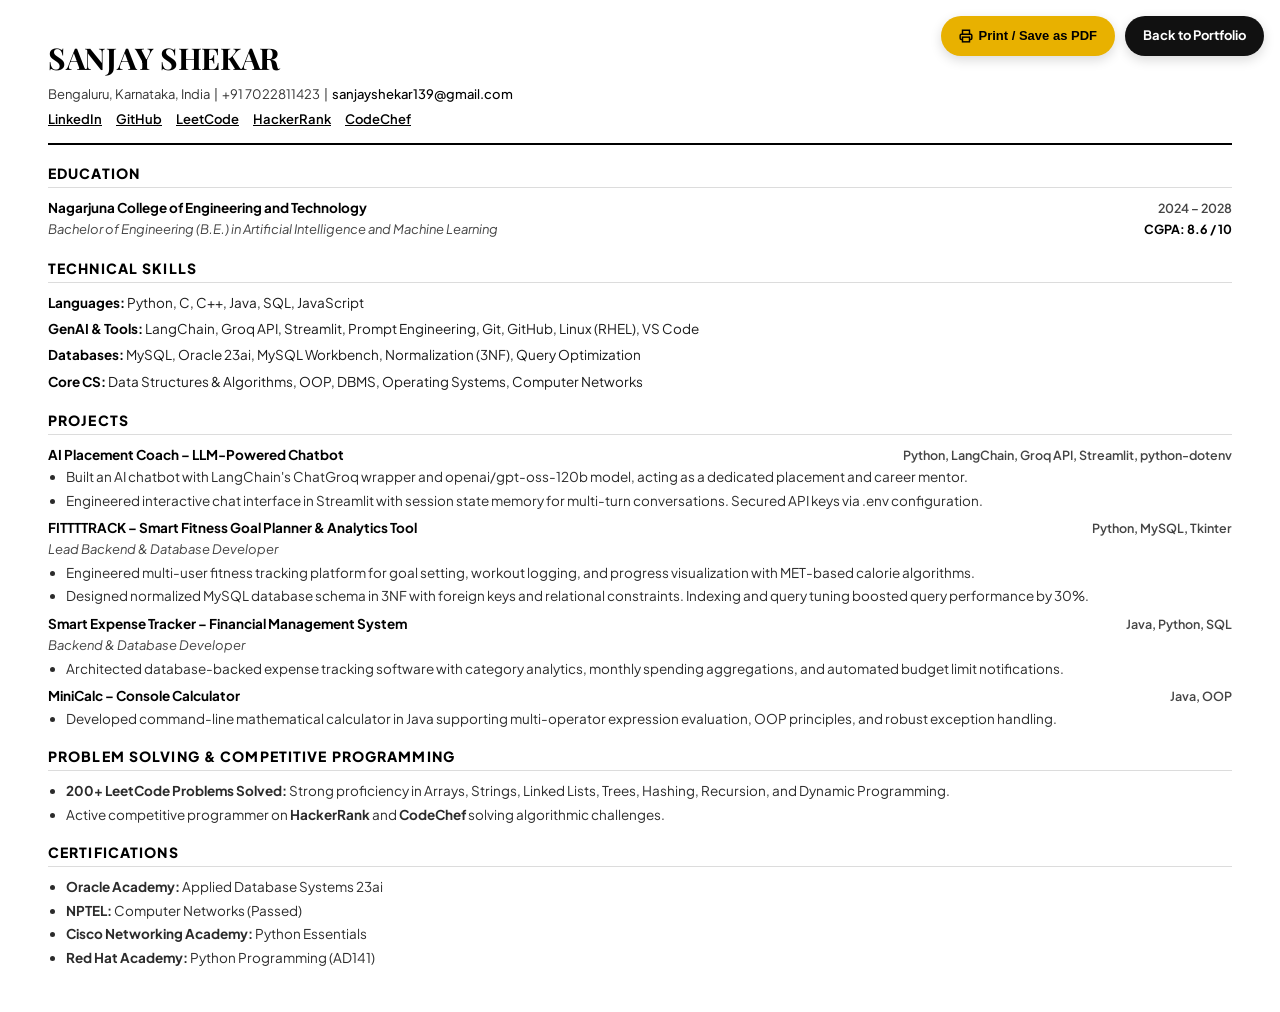
<file: resume.html>
<!DOCTYPE html>
<html lang="en">
<head>
  <meta charset="UTF-8">
  <meta name="viewport" content="width=device-width, initial-scale=1.0">
  <title>Sanjay Shekar - Resume</title>
  <link rel="preconnect" href="https://fonts.googleapis.com">
  <link rel="preconnect" href="https://fonts.gstatic.com" crossorigin>
  <link href="https://fonts.googleapis.com/css2?family=Plus+Jakarta+Sans:wght@400;500;600;700;800&family=Playfair+Display:wght@700&display=swap" rel="stylesheet">
  <style>
    * {
      box-sizing: border-box;
      margin: 0;
      padding: 0;
    }
    body {
      font-family: 'Plus Jakarta Sans', -apple-system, BlinkMacSystemFont, 'Segoe UI', Roboto, sans-serif;
      color: #1a1a1a;
      background: #ffffff;
      line-height: 1.5;
      font-size: 13.5px;
      padding: 36px 48px;
    }
    @media print {
      body {
        padding: 24px 32px;
      }
      .no-print {
        display: none !important;
      }
      @page {
        margin: 12mm 15mm;
      }
    }
    .header {
      border-bottom: 2px solid #000000;
      padding-bottom: 14px;
      margin-bottom: 18px;
    }
    .name {
      font-family: 'Playfair Display', Georgia, serif;
      font-size: 30px;
      font-weight: 700;
      letter-spacing: -0.01em;
      color: #000000;
      text-transform: uppercase;
      margin-bottom: 4px;
    }
    .contact-line {
      font-size: 13px;
      color: #333333;
      margin-bottom: 5px;
    }
    .contact-line a {
      color: #000000;
      text-decoration: none;
      font-weight: 500;
    }
    .links-line {
      font-size: 13px;
      font-weight: 600;
      color: #000000;
    }
    .links-line a {
      color: #000000;
      text-decoration: underline;
      margin-right: 12px;
    }
    .section-title {
      font-size: 14px;
      font-weight: 800;
      letter-spacing: 0.08em;
      text-transform: uppercase;
      color: #000000;
      border-bottom: 1.5px solid #dcdcdc;
      padding-bottom: 3px;
      margin-top: 18px;
      margin-bottom: 10px;
    }
    .item-header {
      display: flex;
      justify-content: space-between;
      align-items: baseline;
      margin-bottom: 2px;
    }
    .item-title {
      font-size: 13.5px;
      font-weight: 700;
      color: #000000;
    }
    .item-sub {
      font-size: 13px;
      color: #444444;
      font-style: italic;
    }
    .item-date {
      font-size: 12.5px;
      font-weight: 600;
      color: #444444;
    }
    ul {
      margin-left: 18px;
      margin-bottom: 8px;
    }
    li {
      margin-bottom: 4px;
      color: #2b2b2b;
      line-height: 1.45;
    }
    .skill-category {
      margin-bottom: 6px;
    }
    .skill-category strong {
      color: #000000;
      font-weight: 700;
    }
    .actions-bar {
      position: fixed;
      top: 16px;
      right: 16px;
      display: flex;
      gap: 10px;
      z-index: 1000;
    }
    .btn {
      background: #e8b100;
      color: #000;
      padding: 10px 18px;
      border-radius: 9999px;
      border: none;
      font-weight: 700;
      cursor: pointer;
      font-size: 13px;
      box-shadow: 0 4px 12px rgba(0,0,0,0.15);
      text-decoration: none;
      display: inline-flex;
      align-items: center;
      gap: 6px;
    }
    .btn-secondary {
      background: #111;
      color: #fff;
    }
  </style>
</head>
<body>
  <div class="actions-bar no-print">
    <button class="btn" onclick="window.print()">
      <svg width="14" height="14" viewBox="0 0 24 24" fill="none" stroke="currentColor" stroke-width="2.5"><path d="M6 9V2h12v7M6 18H4a2 2 0 01-2-2v-5a2 2 0 012-2h16a2 2 0 012 2v5a2 2 0 01-2 2h-2"/><rect x="6" y="14" width="12" height="8"/></svg>
      Print / Save as PDF
    </button>
    <a href="index.html" class="btn btn-secondary">
      Back to Portfolio
    </a>
  </div>

  <div class="header">
    <h1 class="name">Sanjay Shekar</h1>
    <div class="contact-line">
      Bengaluru, Karnataka, India &nbsp;|&nbsp; +91 7022811423 &nbsp;|&nbsp; 
      <a href="mailto:sanjayshekar139@gmail.com">sanjayshekar139@gmail.com</a>
    </div>
    <div class="links-line">
      <a href="https://www.linkedin.com/in/sanjay-shekar-06bb1837a/" target="_blank">LinkedIn</a>
      <a href="https://github.com/sanjay139-s" target="_blank">GitHub</a>
      <a href="https://leetcode.com/u/sanjay139/" target="_blank">LeetCode</a>
      <a href="https://www.hackerrank.com/profile/sanjayshekar139" target="_blank">HackerRank</a>
      <a href="http://codechef.com/users/sanjay_123_s" target="_blank">CodeChef</a>
    </div>
  </div>

  <div class="section-title">Education</div>
  <div class="item-header">
    <span class="item-title">Nagarjuna College of Engineering and Technology</span>
    <span class="item-date">2024 – 2028</span>
  </div>
  <div class="item-header" style="margin-bottom: 6px;">
    <span class="item-sub">Bachelor of Engineering (B.E.) in Artificial Intelligence and Machine Learning</span>
    <span class="item-date" style="font-weight: 700; color: #000;">CGPA: 8.6 / 10</span>
  </div>

  <div class="section-title">Technical Skills</div>
  <div class="skill-category"><strong>Languages:</strong> Python, C, C++, Java, SQL, JavaScript</div>
  <div class="skill-category"><strong>GenAI & Tools:</strong> LangChain, Groq API, Streamlit, Prompt Engineering, Git, GitHub, Linux (RHEL), VS Code</div>
  <div class="skill-category"><strong>Databases:</strong> MySQL, Oracle 23ai, MySQL Workbench, Normalization (3NF), Query Optimization</div>
  <div class="skill-category"><strong>Core CS:</strong> Data Structures & Algorithms, OOP, DBMS, Operating Systems, Computer Networks</div>

  <div class="section-title">Projects</div>
  
  <div class="item-header">
    <span class="item-title">AI Placement Coach – LLM-Powered Chatbot</span>
    <span class="item-date">Python, LangChain, Groq API, Streamlit, python-dotenv</span>
  </div>
  <ul>
    <li>Built an AI chatbot with LangChain's ChatGroq wrapper and openai/gpt-oss-120b model, acting as a dedicated placement and career mentor.</li>
    <li>Engineered interactive chat interface in Streamlit with session state memory for multi-turn conversations. Secured API keys via .env configuration.</li>
  </ul>

  <div class="item-header">
    <span class="item-title">FITTTTRACK – Smart Fitness Goal Planner & Analytics Tool</span>
    <span class="item-date">Python, MySQL, Tkinter</span>
  </div>
  <div class="item-sub" style="margin-bottom: 3px;">Lead Backend & Database Developer</div>
  <ul>
    <li>Engineered multi-user fitness tracking platform for goal setting, workout logging, and progress visualization with MET-based calorie algorithms.</li>
    <li>Designed normalized MySQL database schema in 3NF with foreign keys and relational constraints. Indexing and query tuning boosted query performance by 30%.</li>
  </ul>

  <div class="item-header">
    <span class="item-title">Smart Expense Tracker – Financial Management System</span>
    <span class="item-date">Java, Python, SQL</span>
  </div>
  <div class="item-sub" style="margin-bottom: 3px;">Backend & Database Developer</div>
  <ul>
    <li>Architected database-backed expense tracking software with category analytics, monthly spending aggregations, and automated budget limit notifications.</li>
  </ul>

  <div class="item-header">
    <span class="item-title">MiniCalc – Console Calculator</span>
    <span class="item-date">Java, OOP</span>
  </div>
  <ul>
    <li>Developed command-line mathematical calculator in Java supporting multi-operator expression evaluation, OOP principles, and robust exception handling.</li>
  </ul>

  <div class="section-title">Problem Solving & Competitive Programming</div>
  <ul>
    <li><strong>200+ LeetCode Problems Solved:</strong> Strong proficiency in Arrays, Strings, Linked Lists, Trees, Hashing, Recursion, and Dynamic Programming.</li>
    <li>Active competitive programmer on <strong>HackerRank</strong> and <strong>CodeChef</strong> solving algorithmic challenges.</li>
  </ul>

  <div class="section-title">Certifications</div>
  <ul>
    <li><strong>Oracle Academy:</strong> Applied Database Systems 23ai</li>
    <li><strong>NPTEL:</strong> Computer Networks (Passed)</li>
    <li><strong>Cisco Networking Academy:</strong> Python Essentials</li>
    <li><strong>Red Hat Academy:</strong> Python Programming (AD141)</li>
  </ul>
</body>
</html>
</file>
<file: style.css>
/* ==========================================================
   SANJAY SHEKAR - VERTICAL EDITORIAL PORTFOLIO STYLESHEET
   Dual-Split Architecture: Left Side Time/Rail & Right Content (or Vice Versa)
   Luxury Editorial Palette: Alabaster Cream, Deep Obsidian, Radiant Amber Gold
   ========================================================== */

:root {
  /* Core Color Palette */
  --bg-canvas: #f3f2ee;
  --bg-canvas-subtle: #eae8e1;
  --bg-card: #ffffff;
  --bg-card-hover: #faf9f6;
  --bg-dark: #000000;
  --bg-dark-card: #0c0c0c;
  --bg-dark-card-hover: #141414;

  --text-main: #141312;
  --text-secondary: #58554e;
  --text-muted: #848077;
  --text-inverse: #f7f6f2;

  --accent-gold: #e8b100;
  --accent-gold-dark: #cc9c00;
  --accent-gold-light: #fef3c7;
  --accent-gold-glow: rgba(232, 177, 0, 0.38);
  --accent-amber: #f59e0b;
  --accent-emerald: #10b981;
  --accent-emerald-glow: rgba(16, 185, 129, 0.35);

  --border-subtle: rgba(0, 0, 0, 0.08);
  --border-card: rgba(0, 0, 0, 0.06);
  --border-gold: rgba(232, 177, 0, 0.45);
  --border-dark: rgba(255, 255, 255, 0.12);

  /* Typography */
  --font-serif: 'Playfair Display', Georgia, 'Times New Roman', serif;
  --font-sans: 'Plus Jakarta Sans', -apple-system, BlinkMacSystemFont, 'Segoe UI', Roboto, sans-serif;
  --font-mono: 'JetBrains Mono', 'Fira Code', monospace;

  /* Layout Measurements */
  --sidebar-width: 410px;
  --content-max-width: 860px;
  --topbar-height: 72px;

  /* Border Radii */
  --radius-pill: 9999px;
  --radius-xl: 20px;
  --radius-lg: 14px;
  --radius-md: 10px;
  --radius-sm: 6px;

  /* Shadows */
  --shadow-xs: 0 1px 3px rgba(0, 0, 0, 0.04);
  --shadow-sm: 0 4px 12px rgba(0, 0, 0, 0.04);
  --shadow-md: 0 10px 30px rgba(0, 0, 0, 0.07);
  --shadow-lg: 0 18px 45px rgba(0, 0, 0, 0.1);
  --shadow-gold: 0 10px 26px var(--accent-gold-glow);
  --shadow-clock: 0 12px 30px rgba(0, 0, 0, 0.35);

  /* Transitions */
  --transition-fast: 0.18s cubic-bezier(0.16, 1, 0.3, 1);
  --transition-normal: 0.32s cubic-bezier(0.16, 1, 0.3, 1);
  --transition-slow: 0.5s cubic-bezier(0.16, 1, 0.3, 1);
}

/* ==========================================================
   RESET & GLOBAL BASE
   ========================================================== */
*, *::before, *::after {
  box-sizing: border-box;
  margin: 0;
  padding: 0;
}

html {
  scroll-behavior: smooth;
  font-size: 16px;
  -webkit-font-smoothing: antialiased;
  -moz-osx-font-smoothing: grayscale;
}

body {
  background-color: var(--bg-canvas);
  color: var(--text-main);
  font-family: var(--font-sans);
  line-height: 1.6;
  min-height: 100vh;
  position: relative;
  overflow-x: hidden;
}

/* Custom Scrollbars */
::-webkit-scrollbar {
  width: 7px;
  height: 7px;
}
::-webkit-scrollbar-track {
  background: var(--bg-canvas);
}
::-webkit-scrollbar-thumb {
  background: #c7c4ba;
  border-radius: 4px;
}
::-webkit-scrollbar-thumb:hover {
  background: #9d998e;
}

a {
  color: inherit;
  text-decoration: none;
}

button {
  border: none;
  background: none;
  font-family: inherit;
  cursor: pointer;
}

/* ==========================================================
   GIANT BACKGROUND WATERMARK
   ========================================================== */
.background-watermark {
  position: fixed;
  top: 45%;
  left: 50%;
  transform: translate(-50%, -50%);
  font-family: var(--font-serif);
  font-size: clamp(6.5rem, 15vw, 16.5rem);
  font-weight: 800;
  letter-spacing: -0.04em;
  color: rgba(20, 19, 18, 0.032);
  white-space: nowrap;
  user-select: none;
  pointer-events: none;
  z-index: 0;
  transition: transform 0.1s ease-out;
}

/* ==========================================================
   TOP UTILITY BAR
   ========================================================== */
.top-utility-bar {
  position: fixed;
  top: 0;
  left: 0;
  right: 0;
  height: var(--topbar-height);
  background: rgba(243, 242, 238, 0.78);
  backdrop-filter: blur(18px);
  -webkit-backdrop-filter: blur(18px);
  border-bottom: 1px solid rgba(0, 0, 0, 0.06);
  z-index: 100;
  display: flex;
  align-items: center;
  justify-content: space-between;
  padding: 0 44px;
  transition: all var(--transition-fast);
}

.brand-badge {
  display: flex;
  align-items: center;
  gap: 12px;
  font-weight: 700;
}

.brand-monogram {
  width: 38px;
  height: 38px;
  background: #000000;
  color: #ffffff;
  border-radius: 10px;
  display: flex;
  align-items: center;
  justify-content: center;
  font-family: var(--font-serif);
  font-size: 1.1rem;
  letter-spacing: 0.05em;
  box-shadow: 0 4px 12px rgba(0, 0, 0, 0.18);
  border: 1px solid rgba(232, 177, 0, 0.4);
}

.brand-text {
  font-family: var(--font-serif);
  font-size: 1.25rem;
  font-weight: 700;
  color: var(--text-main);
  letter-spacing: -0.01em;
}

.brand-status-dot {
  width: 8px;
  height: 8px;
  border-radius: 50%;
  background-color: var(--accent-emerald);
  box-shadow: 0 0 10px var(--accent-emerald-glow);
  position: relative;
}

.brand-status-dot::after {
  content: "";
  position: absolute;
  inset: -3px;
  border-radius: 50%;
  background-color: var(--accent-emerald);
  opacity: 0.4;
  animation: pulsePing 2s cubic-bezier(0, 0, 0.2, 1) infinite;
}

@keyframes pulsePing {
  75%, 100% {
    transform: scale(2.2);
    opacity: 0;
  }
}

.top-controls-group {
  display: flex;
  align-items: center;
  gap: 12px;
}

.control-pill-btn {
  display: inline-flex;
  align-items: center;
  gap: 8px;
  padding: 8px 18px;
  height: 42px;
  border-radius: var(--radius-pill);
  background: #ffffff;
  border: 1px solid rgba(0, 0, 0, 0.08);
  box-shadow: var(--shadow-xs);
  color: #2b2926;
  font-size: 0.82rem;
  font-weight: 600;
  transition: all var(--transition-fast);
}

.control-pill-btn:hover {
  background: #000000;
  color: #ffffff;
  border-color: #000000;
  transform: translateY(-1.5px);
  box-shadow: var(--shadow-sm);
}

.control-pill-btn svg {
  width: 16px;
  height: 16px;
  stroke-width: 2.2;
}

.control-pill-btn.gold-accent {
  background: var(--accent-gold);
  color: #000000;
  border-color: var(--accent-gold);
  font-weight: 700;
  box-shadow: var(--shadow-gold);
}

.control-pill-btn.gold-accent:hover {
  background: var(--accent-gold-dark);
  transform: translateY(-2px);
  box-shadow: 0 12px 28px var(--accent-gold-glow);
}

.menu-btn-circle {
  width: 42px;
  height: 42px;
  border-radius: 50%;
  background: #ffffff;
  border: 1px solid rgba(0, 0, 0, 0.08);
  box-shadow: var(--shadow-xs);
  display: flex;
  align-items: center;
  justify-content: center;
  transition: all var(--transition-fast);
}

.menu-btn-circle:hover {
  transform: scale(1.08) rotate(90deg);
  box-shadow: var(--shadow-sm);
}

.dots-grid {
  display: grid;
  grid-template-columns: repeat(2, 4.5px);
  grid-gap: 4px;
}

.dots-grid span {
  width: 4.5px;
  height: 4.5px;
  background-color: #1a1a1a;
  border-radius: 50%;
}

/* ==========================================================
   DUAL-SPLIT PORTFOLIO CONTAINER (LEFT TIME OR RIGHT TIME)
   ========================================================== */
.split-portfolio-container {
  display: flex;
  max-width: 1440px;
  margin: 0 auto;
  padding: calc(var(--topbar-height) + 24px) 36px 60px 36px;
  gap: 48px;
  position: relative;
  z-index: 2;
  transition: flex-direction var(--transition-normal);
}

/* Left Sidebar Layout (Default) */
body.layout-sidebar-left .split-portfolio-container {
  flex-direction: row;
}

/* Right Sidebar Layout ("or vice versa") */
body.layout-sidebar-right .split-portfolio-container {
  flex-direction: row-reverse;
}

/* ==========================================================
   COLUMN A: STICKY TIME & PROFILE SIDEBAR
   ========================================================== */
.sticky-time-sidebar {
  width: var(--sidebar-width);
  flex-shrink: 0;
  position: sticky;
  top: calc(var(--topbar-height) + 20px);
  height: calc(100vh - var(--topbar-height) - 40px);
  max-height: 940px;
  overflow-y: auto;
  overflow-x: hidden;
  border-radius: var(--radius-xl);
  scrollbar-width: thin;
}

.sidebar-inner-card {
  background: #ffffff;
  border-radius: var(--radius-xl);
  border: 1px solid rgba(0, 0, 0, 0.07);
  box-shadow: var(--shadow-md);
  padding: 28px 24px;
  display: flex;
  flex-direction: column;
  gap: 22px;
}

/* 1. Portrait Cutout Frame (1:1 Square Ratio - 1254x1254 px) */
.sidebar-portrait-frame {
  position: relative;
  display: flex;
  justify-content: center;
  align-items: center;
  width: 100%;
  aspect-ratio: 1 / 1;
  border-radius: var(--radius-xl);
  background: radial-gradient(circle at 50% 55%, rgba(232, 177, 0, 0.16) 0%, rgba(243, 242, 238, 0.45) 75%);
  overflow: hidden;
  border: 1px solid rgba(0, 0, 0, 0.06);
  box-shadow: inset 0 2px 10px rgba(0, 0, 0, 0.02);
}

.portrait-halo {
  position: absolute;
  width: 82%;
  height: 82%;
  background: radial-gradient(circle, rgba(232, 177, 0, 0.24) 0%, transparent 70%);
  border-radius: 50%;
  pointer-events: none;
}

.sidebar-portrait-img {
  width: 100%;
  height: 100%;
  aspect-ratio: 1 / 1;
  object-fit: cover;
  object-position: top center;
  filter: drop-shadow(0 14px 25px rgba(0, 0, 0, 0.12));
  position: relative;
  z-index: 2;
  transition: transform var(--transition-normal);
}

.sidebar-portrait-frame:hover .sidebar-portrait-img {
  transform: scale(1.03);
}

/* Status Chip inside Identity Block */
.sidebar-status-chip {
  display: inline-flex;
  align-items: center;
  gap: 7px;
  background: rgba(16, 185, 129, 0.1);
  border: 1px solid rgba(16, 185, 129, 0.28);
  padding: 4px 12px;
  border-radius: var(--radius-pill);
  font-size: 0.72rem;
  font-weight: 700;
  color: #065f46;
  margin-bottom: 10px;
}

.avail-dot {
  width: 7px;
  height: 7px;
  border-radius: 50%;
  background-color: var(--accent-emerald);
  box-shadow: 0 0 8px var(--accent-emerald);
}

/* 3. Identity Block */
.sidebar-identity {
  text-align: center;
}

.sidebar-name {
  font-family: var(--font-serif);
  font-size: 1.85rem;
  font-weight: 700;
  line-height: 1.15;
  letter-spacing: -0.02em;
  color: var(--text-main);
  margin-bottom: 4px;
}

.sidebar-role {
  font-size: 0.72rem;
  font-weight: 800;
  letter-spacing: 0.14em;
  text-transform: uppercase;
  color: #7d7a74;
  margin-bottom: 6px;
}

.sidebar-tagline {
  font-size: 0.82rem;
  font-weight: 500;
  color: #55534e;
}

/* 4. Social Chips */
.sidebar-socials {
  display: flex;
  flex-wrap: wrap;
  gap: 8px;
  justify-content: center;
}

.social-chip {
  display: inline-flex;
  align-items: center;
  gap: 6px;
  background: var(--bg-canvas);
  border: 1px solid rgba(0, 0, 0, 0.07);
  padding: 6px 12px;
  border-radius: var(--radius-pill);
  font-size: 0.78rem;
  font-weight: 600;
  color: #33312d;
  transition: all var(--transition-fast);
}

.social-chip svg {
  width: 14px;
  height: 14px;
  fill: currentColor;
}

.social-chip:hover {
  background: #000000;
  color: #ffffff;
  border-color: #000000;
  transform: translateY(-1.5px);
}

.oracle-pill {
  display: inline-flex;
  align-items: center;
  gap: 6px;
  background: rgba(232, 177, 0, 0.12);
  border: 1px solid rgba(232, 177, 0, 0.35);
  padding: 6px 12px;
  border-radius: var(--radius-pill);
  font-size: 0.74rem;
  font-weight: 800;
  letter-spacing: 0.1em;
  color: #8f6c00;
  transition: all var(--transition-fast);
}

.oracle-pill:hover {
  background: var(--accent-gold);
  color: #000000;
}

.oracle-dot {
  width: 6px;
  height: 6px;
  background-color: var(--accent-gold);
  border-radius: 50%;
}

/* 5. Vertical Navigation */
.sidebar-vertical-nav {
  border-top: 1px solid rgba(0, 0, 0, 0.06);
  border-bottom: 1px solid rgba(0, 0, 0, 0.06);
  padding: 18px 0;
}

.nav-section-title {
  font-size: 0.68rem;
  font-weight: 800;
  letter-spacing: 0.16em;
  text-transform: uppercase;
  color: #99958d;
  margin-bottom: 10px;
  padding-left: 6px;
}

.vertical-nav-list {
  list-style: none;
  display: flex;
  flex-direction: column;
  gap: 4px;
}

.v-nav-item {
  display: flex;
  align-items: center;
  gap: 12px;
  padding: 9px 12px;
  border-radius: var(--radius-md);
  font-size: 0.84rem;
  font-weight: 600;
  color: #55534e;
  transition: all var(--transition-fast);
  position: relative;
}

.nav-dot {
  width: 6px;
  height: 6px;
  border-radius: 50%;
  background: #bbb7ad;
  transition: all var(--transition-fast);
}

.nav-label {
  flex: 1;
}

.nav-number {
  font-family: var(--font-mono);
  font-size: 0.72rem;
  font-weight: 500;
  color: #a39f96;
}

.v-nav-item:hover {
  background: var(--bg-canvas);
  color: #000000;
}

.v-nav-item:hover .nav-dot {
  background: #000000;
  transform: scale(1.4);
}

.v-nav-item.active {
  background: #000000;
  color: #ffffff;
  box-shadow: 0 4px 14px rgba(0, 0, 0, 0.15);
}

.v-nav-item.active .nav-dot {
  background: var(--accent-gold);
  transform: scale(1.5);
  box-shadow: 0 0 8px var(--accent-gold);
}

.v-nav-item.active .nav-number {
  color: var(--accent-gold);
}

/* 6. CTA Download Button */
.sidebar-cta-btn {
  display: flex;
  align-items: center;
  justify-content: center;
  gap: 10px;
  background: var(--accent-gold);
  color: #000000;
  padding: 13px 20px;
  border-radius: var(--radius-pill);
  font-size: 0.84rem;
  font-weight: 800;
  letter-spacing: 0.08em;
  text-transform: uppercase;
  box-shadow: var(--shadow-gold);
  transition: all var(--transition-fast);
  width: 100%;
}

.sidebar-cta-btn:hover {
  background: var(--accent-gold-dark);
  transform: translateY(-2px);
  box-shadow: 0 14px 30px var(--accent-gold-glow);
}

.cta-circle-icon {
  width: 22px;
  height: 22px;
  border-radius: 50%;
  background: rgba(0, 0, 0, 0.12);
  display: flex;
  align-items: center;
  justify-content: center;
}

.cta-circle-icon svg {
  width: 13px;
  height: 13px;
  stroke: #000;
  stroke-width: 2.5;
}

.cta-badge {
  background: rgba(0, 0, 0, 0.12);
  padding: 2px 7px;
  border-radius: var(--radius-pill);
  font-size: 0.68rem;
  font-weight: 800;
}

/* 7. Footer Info */
.sidebar-footer-info {
  display: flex;
  flex-direction: column;
  gap: 8px;
  font-size: 0.78rem;
  color: #7a766f;
  padding-top: 6px;
}

.info-row {
  display: flex;
  align-items: center;
  gap: 8px;
}

.info-row svg {
  width: 14px;
  height: 14px;
  stroke-width: 2;
  flex-shrink: 0;
}

.info-row a:hover {
  color: #000000;
  text-decoration: underline;
}

/* ==========================================================
   COLUMN B: VERTICAL SCROLLABLE CONTENT STREAM
   ========================================================== */
.vertical-content-stream {
  flex: 1;
  min-width: 0; /* Prevents flex children blowout */
  max-width: var(--content-max-width);
  display: flex;
  flex-direction: column;
  gap: 72px;
}

.content-section {
  scroll-margin-top: calc(var(--topbar-height) + 32px);
}

.section-title-wrap {
  margin-bottom: 32px;
}

.eyebrow-tag {
  display: inline-flex;
  align-items: center;
  gap: 8px;
  font-size: 0.74rem;
  font-weight: 800;
  letter-spacing: 0.18em;
  text-transform: uppercase;
  color: #7b7871;
  margin-bottom: 8px;
}

.gold-dash {
  width: 20px;
  height: 2px;
  background-color: var(--accent-gold);
}

.section-heading {
  font-family: var(--font-serif);
  font-size: clamp(2rem, 3.2vw, 2.85rem);
  font-weight: 700;
  letter-spacing: -0.02em;
  color: var(--text-main);
  line-height: 1.2;
}

.section-subtext {
  font-size: 0.98rem;
  color: var(--text-secondary);
  line-height: 1.65;
  margin-top: 10px;
  max-width: 720px;
}

/* ==========================================================
   1. HERO OVERVIEW & EDITORIAL QUOTE
   ========================================================== */
.hero-quote-card {
  background: #ffffff;
  border-radius: var(--radius-xl);
  padding: 44px 48px;
  border: 1px solid rgba(0, 0, 0, 0.07);
  box-shadow: var(--shadow-md);
  position: relative;
  overflow: hidden;
  margin-bottom: 32px;
}

.quote-symbol {
  font-family: var(--font-serif);
  font-size: 4.8rem;
  line-height: 0.8;
  color: var(--accent-gold);
  opacity: 0.5;
  margin-bottom: 12px;
}

.editorial-quote {
  font-family: var(--font-serif);
  font-size: 1.45rem;
  font-style: italic;
  line-height: 1.55;
  color: #24221f;
  margin-bottom: 24px;
}

.quote-signature {
  display: flex;
  align-items: center;
  gap: 12px;
  font-size: 0.85rem;
}

.sig-line {
  width: 32px;
  height: 2px;
  background-color: #000000;
}

.sig-name {
  font-weight: 700;
  color: #000000;
}

.sig-role {
  color: #7a766f;
}

/* Vertical Impact Banner */
.vertical-impact-banner {
  background: #ffffff;
  border-radius: var(--radius-xl);
  border: 1px solid rgba(0, 0, 0, 0.07);
  box-shadow: var(--shadow-sm);
  overflow: hidden;
}

.impact-lead-box {
  background: var(--bg-dark);
  color: #ffffff;
  padding: 24px 32px;
}

.lead-dash-row {
  display: flex;
  align-items: center;
  gap: 8px;
  font-size: 0.72rem;
  font-weight: 700;
  letter-spacing: 0.14em;
  text-transform: uppercase;
  color: #999;
  margin-bottom: 4px;
}

.lead-dash {
  width: 16px;
  height: 2px;
  background-color: var(--accent-gold);
}

.lead-heading {
  font-family: var(--font-serif);
  font-size: 1.45rem;
  font-weight: 700;
  letter-spacing: -0.01em;
  margin-bottom: 4px;
}

.lead-sub {
  font-size: 0.85rem;
  color: #b5b2aa;
}

.impact-stats-grid {
  display: grid;
  grid-template-columns: repeat(3, 1fr);
  padding: 24px 32px;
  gap: 28px;
}

.stat-card {
  display: flex;
  gap: 14px;
  align-items: flex-start;
}

.stat-gold-bar {
  width: 3px;
  height: 48px;
  background: linear-gradient(to bottom, #000000 30%, var(--accent-gold) 100%);
  border-radius: 2px;
  flex-shrink: 0;
}

.stat-big-number {
  font-family: var(--font-sans);
  font-size: 2.15rem;
  font-weight: 800;
  line-height: 1.05;
  letter-spacing: -0.03em;
  color: var(--text-main);
}

.stat-title {
  font-size: 0.86rem;
  font-weight: 700;
  color: #2b2926;
  margin-top: 2px;
}

.stat-detail {
  font-size: 0.75rem;
  color: #7d7971;
}

/* ==========================================================
   2. ACADEMICS, ACADEMIES & CAREER ROADMAP ("FOLLOW THE PATH")
   ========================================================== */
.roadmap-control-panel {
  background: #ffffff;
  border-radius: var(--radius-xl);
  border: 1px solid rgba(0, 0, 0, 0.07);
  box-shadow: var(--shadow-sm);
  padding: 24px 28px;
  margin-bottom: 34px;
  display: flex;
  flex-direction: column;
  gap: 20px;
}

.roadmap-progress-wrap {
  display: flex;
  flex-direction: column;
  gap: 10px;
}

.progress-stats-row {
  display: flex;
  justify-content: space-between;
  align-items: center;
  flex-wrap: wrap;
  gap: 10px;
}

.progress-title-group {
  display: flex;
  align-items: center;
  gap: 10px;
}

.progress-icon-mini {
  width: 32px;
  height: 32px;
  border-radius: 8px;
  background: #000000;
  color: var(--accent-gold);
  display: flex;
  align-items: center;
  justify-content: center;
}

.progress-icon-mini svg {
  width: 17px;
  height: 17px;
}

.progress-label {
  font-weight: 800;
  font-size: 0.92rem;
  color: var(--text-main);
  letter-spacing: -0.01em;
}

.progress-counter-badge {
  font-family: var(--font-mono);
  font-size: 0.78rem;
  font-weight: 600;
  background: var(--bg-canvas);
  color: #2b2926;
  padding: 5px 12px;
  border-radius: var(--radius-pill);
  border: 1px solid rgba(0, 0, 0, 0.06);
}

.progress-counter-badge strong {
  color: #047857;
  font-weight: 800;
}

.roadmap-progress-bar-bg {
  width: 100%;
  height: 10px;
  background: var(--bg-canvas);
  border-radius: var(--radius-pill);
  overflow: hidden;
  border: 1px solid rgba(0, 0, 0, 0.05);
}

.roadmap-progress-bar-fill {
  height: 100%;
  background: linear-gradient(90deg, var(--accent-emerald) 0%, var(--accent-gold) 100%);
  border-radius: var(--radius-pill);
  transition: width 0.6s cubic-bezier(0.16, 1, 0.3, 1);
}

.roadmap-legend {
  display: flex;
  flex-wrap: wrap;
  gap: 18px;
  font-size: 0.76rem;
  font-weight: 600;
  color: var(--text-secondary);
}

.legend-item {
  display: inline-flex;
  align-items: center;
  gap: 7px;
}

.legend-dot {
  width: 9px;
  height: 9px;
  border-radius: 50%;
}

.legend-dot.completed {
  background: var(--accent-emerald);
  box-shadow: 0 0 6px var(--accent-emerald-glow);
}

.legend-dot.active {
  background: var(--accent-gold);
  box-shadow: 0 0 6px var(--accent-gold-glow);
}

.legend-dot.upcoming {
  background: transparent;
  border: 2px dashed #8c887e;
}

/* Filter Tabs */
.roadmap-filter-tabs {
  display: flex;
  flex-wrap: wrap;
  gap: 8px;
  padding-top: 14px;
  border-top: 1px solid rgba(0, 0, 0, 0.06);
}

.roadmap-tab {
  padding: 8px 16px;
  border-radius: var(--radius-pill);
  font-size: 0.8rem;
  font-weight: 700;
  color: #5a564f;
  background: var(--bg-canvas);
  border: 1px solid rgba(0, 0, 0, 0.06);
  transition: all var(--transition-fast);
}

.roadmap-tab:hover {
  background: #e5e2d9;
  color: #111111;
}

.roadmap-tab.active {
  background: #000000;
  color: #ffffff;
  border-color: #000000;
  box-shadow: 0 4px 12px rgba(0, 0, 0, 0.14);
}

/* Follow-The-Path Winding Vertical Track */
.roadmap-follow-track {
  display: flex;
  flex-direction: column;
  position: relative;
}

.roadmap-step {
  display: flex;
  align-items: stretch;
  gap: 24px;
  position: relative;
  transition: opacity 0.25s ease, transform 0.25s ease;
}

.roadmap-step.is-hidden {
  display: none;
}

.roadmap-step.last-visible .path-line {
  display: none;
}

.roadmap-step.last-visible .roadmap-card {
  margin-bottom: 0;
}

/* Left Path Column (Milestone Icon + Flowing Track Line) */
.roadmap-connector {
  display: flex;
  flex-direction: column;
  align-items: center;
  width: 64px;
  flex-shrink: 0;
  position: relative;
}

.roadmap-node-badge {
  position: relative;
  width: 54px;
  height: 54px;
  border-radius: 50%;
  display: flex;
  align-items: center;
  justify-content: center;
  transition: all var(--transition-fast);
  flex-shrink: 0;
  z-index: 3;
}

.roadmap-node-badge .node-svg {
  width: 24px;
  height: 24px;
}

/* Completed Milestone Style */
.roadmap-node-badge.completed {
  background: var(--accent-emerald);
  color: #ffffff;
  border: 3px solid #ffffff;
  box-shadow: 0 0 0 2px var(--accent-emerald), 0 8px 18px rgba(16, 185, 129, 0.28);
}

/* Active In-Progress Milestone Style */
.roadmap-node-badge.active {
  background: var(--accent-gold);
  color: #000000;
  border: 2.5px solid #000000;
  box-shadow: 0 0 0 5px rgba(232, 177, 0, 0.22), 0 10px 24px var(--accent-gold-glow);
}

.node-active-pulse {
  position: absolute;
  top: -3px;
  right: -3px;
  width: 15px;
  height: 15px;
  border-radius: 50%;
  background: var(--accent-emerald);
  border: 2.5px solid #ffffff;
  animation: pulseRoadmapNode 1.8s infinite;
}

@keyframes pulseRoadmapNode {
  0% { transform: scale(0.95); box-shadow: 0 0 0 0 rgba(16, 185, 129, 0.7); }
  70% { transform: scale(1.1); box-shadow: 0 0 0 8px rgba(16, 185, 129, 0); }
  100% { transform: scale(0.95); box-shadow: 0 0 0 0 rgba(16, 185, 129, 0); }
}

/* Upcoming Target Milestone Style */
.roadmap-node-badge.upcoming {
  background: #ffffff;
  color: #7d7971;
  border: 2px dashed #b5b1a7;
  box-shadow: var(--shadow-xs);
}

/* Connecting Path Lines */
.path-line {
  width: 3px;
  flex: 1;
  min-height: 36px;
  margin: 6px 0;
  position: relative;
  display: flex;
  align-items: center;
  justify-content: center;
}

.path-line.solid-gold {
  background: linear-gradient(to bottom, var(--accent-gold) 0%, #111111 100%);
  border-radius: 3px;
}

.path-line.dashed-future {
  background: repeating-linear-gradient(
    to bottom,
    #b5b1a7 0px,
    #b5b1a7 7px,
    transparent 7px,
    transparent 14px
  );
  width: 2.5px;
}

.path-flow-arrow {
  background: var(--bg-canvas);
  color: #111111;
  font-size: 0.78rem;
  font-weight: 900;
  width: 22px;
  height: 22px;
  border-radius: 50%;
  border: 1px solid rgba(0, 0, 0, 0.1);
  display: flex;
  align-items: center;
  justify-content: center;
  box-shadow: 0 2px 6px rgba(0, 0, 0, 0.06);
}

/* Roadmap Step Card */
.roadmap-card {
  flex: 1;
  background: #ffffff;
  border-radius: var(--radius-lg);
  padding: 24px 28px;
  margin-bottom: 24px;
  border: 1px solid rgba(0, 0, 0, 0.07);
  box-shadow: var(--shadow-sm);
  transition: all var(--transition-fast);
}

.roadmap-step.last-step .roadmap-card {
  margin-bottom: 0;
}

.roadmap-step:hover .roadmap-card {
  transform: translateY(-3px);
  box-shadow: var(--shadow-md);
  border-color: rgba(232, 177, 0, 0.45);
}

.roadmap-step:hover .roadmap-node-badge {
  transform: scale(1.08);
}

.roadmap-card.active-card {
  border-left: 4px solid var(--accent-gold);
  background: linear-gradient(135deg, #ffffff 0%, #fffdf7 100%);
}

.roadmap-card.upcoming-card {
  background: rgba(255, 255, 255, 0.75);
  border-style: dashed;
  border-color: rgba(0, 0, 0, 0.16);
}

.roadmap-card-top {
  display: flex;
  justify-content: space-between;
  align-items: center;
  flex-wrap: wrap;
  gap: 10px;
  margin-bottom: 10px;
}

.step-tags {
  display: flex;
  align-items: center;
  gap: 8px;
  flex-wrap: wrap;
}

.step-num {
  font-family: var(--font-mono);
  font-size: 0.7rem;
  font-weight: 800;
  letter-spacing: 0.08em;
  background: #000000;
  color: #ffffff;
  padding: 3px 9px;
  border-radius: 6px;
}

.cat-pill {
  font-size: 0.72rem;
  font-weight: 700;
  padding: 3px 10px;
  border-radius: var(--radius-pill);
}

.cat-pill.academic {
  background: rgba(232, 177, 0, 0.14);
  color: #856400;
  border: 1px solid rgba(232, 177, 0, 0.35);
}

.cat-pill.academy {
  background: var(--bg-canvas);
  color: #2b2926;
  border: 1px solid rgba(0, 0, 0, 0.08);
}

.cat-pill.career {
  background: #141312;
  color: var(--accent-gold);
}

.completion-pill {
  font-size: 0.73rem;
  font-weight: 800;
  padding: 4px 11px;
  border-radius: var(--radius-pill);
  letter-spacing: 0.03em;
}

.completion-pill.done {
  background: rgba(16, 185, 129, 0.12);
  color: #065f46;
  border: 1px solid rgba(16, 185, 129, 0.3);
}

.completion-pill.active-pill {
  background: rgba(232, 177, 0, 0.18);
  color: #7c5c00;
  border: 1px solid rgba(232, 177, 0, 0.45);
}

.completion-pill.next {
  background: var(--bg-canvas);
  color: #6b6860;
  border: 1px dashed rgba(0, 0, 0, 0.2);
}

.roadmap-title {
  font-family: var(--font-serif);
  font-size: 1.32rem;
  font-weight: 700;
  color: var(--text-main);
  line-height: 1.3;
  margin-bottom: 4px;
}

.roadmap-org {
  font-size: 0.84rem;
  font-weight: 600;
  color: #7b776f;
  margin-bottom: 10px;
}

.roadmap-desc {
  font-size: 0.91rem;
  color: #4b4843;
  line-height: 1.62;
  margin-bottom: 14px;
}

.roadmap-skills-row {
  display: flex;
  flex-wrap: wrap;
  gap: 7px;
}

.mini-skill {
  font-family: var(--font-mono);
  font-size: 0.73rem;
  font-weight: 600;
  background: var(--bg-canvas);
  color: #363430;
  padding: 4px 10px;
  border-radius: 6px;
  border: 1px solid rgba(0, 0, 0, 0.05);
}

.mini-skill.gold {
  background: rgba(232, 177, 0, 0.15);
  border-color: rgba(232, 177, 0, 0.35);
  color: #826100;
}

/* ==========================================================
   3. VERTICAL TIMELINE COMPONENT
   (Left Time Marker / Center Spine / Right Content)
   ========================================================== */
.vertical-timeline-container {
  position: relative;
  display: flex;
  flex-direction: column;
  gap: 36px;
  padding: 10px 0;
}

/* Central spine line */
.timeline-spine-line {
  position: absolute;
  top: 10px;
  bottom: 20px;
  left: 170px;
  width: 2px;
  background: linear-gradient(to bottom, var(--accent-gold) 0%, rgba(0, 0, 0, 0.15) 85%, transparent 100%);
  z-index: 1;
}

.timeline-entry {
  display: flex;
  align-items: flex-start;
  position: relative;
  z-index: 2;
}

/* Left Time Column */
.timeline-time-col {
  width: 150px;
  padding-right: 20px;
  text-align: right;
  display: flex;
  flex-direction: column;
  align-items: flex-end;
  gap: 4px;
  flex-shrink: 0;
}

.time-badge {
  display: inline-flex;
  align-items: center;
  gap: 6px;
  background: #ffffff;
  border: 1px solid rgba(0, 0, 0, 0.1);
  padding: 5px 12px;
  border-radius: var(--radius-pill);
  font-family: var(--font-mono);
  font-size: 0.78rem;
  font-weight: 700;
  color: #1a1a1a;
  box-shadow: var(--shadow-xs);
}

.time-badge.active-now {
  background: #000000;
  color: #ffffff;
  border-color: #000000;
  box-shadow: 0 4px 12px rgba(0, 0, 0, 0.15);
}

.live-dot-mini {
  width: 6px;
  height: 6px;
  border-radius: 50%;
  background: var(--accent-gold);
}

.time-sublabel {
  font-size: 0.75rem;
  font-weight: 600;
  color: #6d6961;
}

.time-location {
  font-size: 0.7rem;
  color: #9d998f;
}

/* Middle Spine Dot */
.timeline-node-dot {
  width: 42px;
  display: flex;
  justify-content: center;
  align-items: center;
  flex-shrink: 0;
  position: relative;
  padding-top: 6px;
}

.inner-dot {
  width: 14px;
  height: 14px;
  border-radius: 50%;
  background: #ffffff;
  border: 3px solid var(--accent-gold);
  box-shadow: 0 0 0 3px rgba(232, 177, 0, 0.25);
  transition: all var(--transition-fast);
}

.timeline-entry:hover .inner-dot {
  background: var(--accent-gold);
  transform: scale(1.3);
  box-shadow: 0 0 12px var(--accent-gold-glow);
}

/* Right Content Card */
.timeline-content-card {
  flex: 1;
  background: #ffffff;
  border-radius: var(--radius-lg);
  padding: 26px 30px;
  border: 1px solid rgba(0, 0, 0, 0.07);
  box-shadow: var(--shadow-sm);
  transition: all var(--transition-fast);
}

.timeline-content-card:hover {
  transform: translateY(-3px);
  box-shadow: var(--shadow-md);
  border-color: rgba(232, 177, 0, 0.4);
}

.timeline-content-card.highlight-border {
  border-left: 4px solid var(--accent-gold);
}

.card-badge-row {
  display: flex;
  align-items: center;
  gap: 10px;
  margin-bottom: 10px;
}

.luxury-badge {
  background: rgba(232, 177, 0, 0.16);
  border: 1px solid rgba(232, 177, 0, 0.4);
  color: #8c6a00;
  padding: 3px 10px;
  border-radius: var(--radius-pill);
  font-size: 0.72rem;
  font-weight: 700;
  letter-spacing: 0.06em;
  text-transform: uppercase;
}

.metric-pill {
  background: #000000;
  color: #ffffff;
  padding: 3px 10px;
  border-radius: var(--radius-pill);
  font-size: 0.72rem;
  font-weight: 700;
}

.tech-badge {
  background: var(--bg-canvas);
  color: #383633;
  padding: 3px 10px;
  border-radius: var(--radius-pill);
  font-size: 0.72rem;
  font-weight: 600;
}

.status-pill {
  background: rgba(16, 185, 129, 0.12);
  color: #047857;
  padding: 3px 10px;
  border-radius: var(--radius-pill);
  font-size: 0.72rem;
  font-weight: 700;
}

.entry-title {
  font-family: var(--font-serif);
  font-size: 1.35rem;
  font-weight: 700;
  color: var(--text-main);
  line-height: 1.3;
  margin-bottom: 4px;
}

.entry-org {
  font-size: 0.85rem;
  font-weight: 600;
  color: #7b776f;
  margin-bottom: 12px;
}

.entry-narrative {
  font-size: 0.92rem;
  color: #4b4843;
  line-height: 1.65;
  margin-bottom: 12px;
}

.entry-highlights {
  display: flex;
  flex-direction: column;
  gap: 6px;
  border-top: 1px solid rgba(0, 0, 0, 0.05);
  padding-top: 12px;
}

.highlight-item {
  font-size: 0.84rem;
  color: #55524b;
}

.highlight-item strong {
  color: #111;
}

/* ==========================================================
   3. TECHNICAL EXPERTISE MATRIX
   ========================================================== */
.skills-matrix-grid {
  display: grid;
  grid-template-columns: repeat(2, 1fr);
  gap: 24px;
}

.skill-group-box {
  background: #ffffff;
  border-radius: var(--radius-lg);
  padding: 26px 28px;
  border: 1px solid rgba(0, 0, 0, 0.06);
  box-shadow: var(--shadow-sm);
  transition: all var(--transition-fast);
}

.skill-group-box:hover {
  transform: translateY(-3.5px);
  box-shadow: var(--shadow-md);
  border-color: rgba(0, 0, 0, 0.12);
}

.group-header {
  display: flex;
  align-items: center;
  gap: 14px;
  margin-bottom: 18px;
}

.group-icon-circle {
  width: 44px;
  height: 44px;
  border-radius: 12px;
  background: var(--bg-canvas);
  display: flex;
  align-items: center;
  justify-content: center;
  color: #111;
  flex-shrink: 0;
}

.group-icon-circle svg {
  width: 22px;
  height: 22px;
}

.group-title {
  font-size: 1.12rem;
  font-weight: 700;
  color: var(--text-main);
  line-height: 1.25;
}

.group-count {
  font-size: 0.74rem;
  color: #8c8981;
  text-transform: uppercase;
  letter-spacing: 0.05em;
}

.skill-pills-wrap {
  display: flex;
  flex-wrap: wrap;
  gap: 8px;
}

.tech-tag {
  background: var(--bg-canvas);
  color: #33312c;
  font-size: 0.82rem;
  font-weight: 600;
  padding: 6px 13px;
  border-radius: var(--radius-pill);
  border: 1px solid rgba(0, 0, 0, 0.04);
  transition: all var(--transition-fast);
}

.tech-tag:hover {
  background: #000000;
  color: #ffffff;
  transform: translateY(-1.5px);
}

.tech-tag.primary {
  background: rgba(232, 177, 0, 0.14);
  border-color: rgba(232, 177, 0, 0.35);
  color: #856400;
  font-weight: 700;
}

/* ==========================================================
   4. FEATURED ENGINEERED PROJECTS
   ========================================================== */
.projects-list-vertical {
  display: flex;
  flex-direction: column;
  gap: 28px;
}

.project-item-card {
  background: #ffffff;
  border-radius: var(--radius-xl);
  padding: 34px 38px;
  border: 1px solid rgba(0, 0, 0, 0.07);
  box-shadow: var(--shadow-sm);
  transition: all var(--transition-fast);
  display: flex;
  flex-direction: column;
}

.project-item-card:hover {
  transform: translateY(-4px);
  box-shadow: var(--shadow-md);
  border-color: rgba(232, 177, 0, 0.45);
}

.project-top-row {
  display: flex;
  justify-content: space-between;
  align-items: center;
  margin-bottom: 12px;
}

.project-meta {
  display: flex;
  align-items: center;
  gap: 10px;
}

.proj-badge-gold {
  font-size: 0.7rem;
  font-weight: 800;
  letter-spacing: 0.12em;
  text-transform: uppercase;
  background: rgba(232, 177, 0, 0.15);
  border: 1px solid rgba(232, 177, 0, 0.4);
  color: #8c6a00;
  padding: 3px 10px;
  border-radius: var(--radius-pill);
}

.proj-date {
  font-family: var(--font-mono);
  font-size: 0.74rem;
  font-weight: 600;
  color: #949088;
}

.proj-source-link {
  display: inline-flex;
  align-items: center;
  gap: 6px;
  font-size: 0.78rem;
  font-weight: 700;
  color: #1a1a1a;
  background: var(--bg-canvas);
  padding: 6px 14px;
  border-radius: var(--radius-pill);
  border: 1px solid rgba(0, 0, 0, 0.06);
  transition: all var(--transition-fast);
}

.proj-source-link svg {
  width: 14px;
  height: 14px;
  transition: transform var(--transition-fast);
}

.project-item-card:hover .proj-source-link {
  background: #000000;
  color: #ffffff;
}

.project-item-card:hover .proj-source-link svg {
  transform: translate(2px, -2px);
}

.proj-title {
  font-family: var(--font-serif);
  font-size: 1.65rem;
  font-weight: 700;
  color: var(--text-main);
  line-height: 1.25;
  margin-bottom: 8px;
}

.proj-desc {
  font-size: 0.95rem;
  color: #55524c;
  line-height: 1.6;
  margin-bottom: 16px;
}

.proj-bullet-list {
  list-style: none;
  margin-bottom: 22px;
}

.proj-bullet-list li {
  position: relative;
  padding-left: 20px;
  font-size: 0.9rem;
  color: #44423c;
  margin-bottom: 8px;
  line-height: 1.6;
}

.proj-bullet-list li::before {
  content: "—";
  position: absolute;
  left: 0;
  color: var(--accent-gold);
  font-weight: 700;
}

.proj-bullet-list code {
  font-family: var(--font-mono);
  font-size: 0.82rem;
  background: var(--bg-canvas);
  padding: 2px 6px;
  border-radius: 4px;
  border: 1px solid rgba(0, 0, 0, 0.06);
}

.proj-stack-row {
  display: flex;
  flex-wrap: wrap;
  gap: 8px;
  padding-top: 18px;
  border-top: 1px solid rgba(0, 0, 0, 0.06);
}

.stack-chip {
  font-family: var(--font-mono);
  font-size: 0.76rem;
  font-weight: 600;
  background: var(--bg-canvas);
  color: #302e2b;
  padding: 4px 10px;
  border-radius: 6px;
  border: 1px solid rgba(0, 0, 0, 0.05);
}

/* ==========================================================
   5. PROBLEM SOLVING & COMPETITIVE CODING
   ========================================================= */
.coding-showcase-box {
  background: #000000;
  color: #ffffff;
  border-radius: var(--radius-xl);
  padding: 44px 48px;
  box-shadow: var(--shadow-lg);
  border: 1px solid rgba(255, 255, 255, 0.08);
  display: grid;
  grid-template-columns: 1fr 1.1fr;
  gap: 40px;
  align-items: center;
}

.coding-spotlight {
  border-right: 1px solid rgba(255, 255, 255, 0.12);
  padding-right: 36px;
}

.stat-number-giant {
  font-family: var(--font-sans);
  font-size: clamp(3.4rem, 5vw, 4.8rem);
  font-weight: 800;
  color: var(--accent-gold);
  line-height: 1;
  letter-spacing: -0.03em;
  margin-bottom: 8px;
}

.spotlight-title {
  font-family: var(--font-serif);
  font-size: 1.65rem;
  font-weight: 700;
  margin-bottom: 10px;
}

.spotlight-desc {
  font-size: 0.9rem;
  color: #cccccc;
  line-height: 1.6;
  margin-bottom: 22px;
}

.platform-links-row {
  display: flex;
  flex-direction: column;
  gap: 8px;
}

.platform-link-chip {
  display: inline-flex;
  align-items: center;
  gap: 10px;
  background: rgba(255, 255, 255, 0.08);
  border: 1px solid rgba(255, 255, 255, 0.12);
  padding: 9px 16px;
  border-radius: var(--radius-pill);
  font-size: 0.84rem;
  font-weight: 600;
  color: #ffffff;
  transition: all var(--transition-fast);
}

.platform-link-chip:hover {
  background: var(--accent-gold);
  color: #000000;
  border-color: var(--accent-gold);
  transform: translateX(4px);
}

.dot-gold {
  width: 7px;
  height: 7px;
  border-radius: 50%;
  background: var(--accent-gold);
}

.coding-topics-wrap {
  display: grid;
  grid-template-columns: repeat(2, 1fr);
  gap: 12px;
}

.topic-chip {
  background: rgba(255, 255, 255, 0.05);
  border: 1px solid rgba(255, 255, 255, 0.08);
  padding: 13px 16px;
  border-radius: var(--radius-md);
  font-size: 0.82rem;
  font-weight: 600;
  color: #e5e5e5;
  display: flex;
  align-items: center;
  gap: 8px;
  transition: all var(--transition-fast);
}

.topic-chip:hover {
  background: rgba(255, 255, 255, 0.1);
  border-color: rgba(232, 177, 0, 0.5);
}

.topic-check {
  color: var(--accent-gold);
  font-weight: 800;
}

/* ==========================================================
   6. CERTIFICATIONS & HONORS
   ========================================================== */
.certs-vertical-grid {
  display: grid;
  grid-template-columns: repeat(2, 1fr);
  gap: 20px;
}

.cert-item-card {
  background: #ffffff;
  border-radius: var(--radius-lg);
  padding: 26px 28px;
  border: 1px solid rgba(0, 0, 0, 0.06);
  box-shadow: var(--shadow-sm);
  display: flex;
  gap: 18px;
  align-items: flex-start;
  transition: all var(--transition-fast);
}

.cert-item-card:hover {
  transform: translateY(-3px);
  box-shadow: var(--shadow-md);
  border-color: rgba(232, 177, 0, 0.4);
}

.cert-icon-box {
  width: 48px;
  height: 48px;
  border-radius: 12px;
  background: rgba(232, 177, 0, 0.14);
  color: #8c6a00;
  display: flex;
  align-items: center;
  justify-content: center;
  flex-shrink: 0;
}

.cert-icon-box svg {
  width: 24px;
  height: 24px;
}

.cert-issuer {
  font-size: 0.72rem;
  font-weight: 800;
  letter-spacing: 0.12em;
  text-transform: uppercase;
  color: #858177;
  display: block;
  margin-bottom: 4px;
}

.cert-name {
  font-family: var(--font-sans);
  font-size: 1.1rem;
  font-weight: 700;
  color: var(--text-main);
  line-height: 1.3;
  margin-bottom: 6px;
}

.cert-summary {
  font-size: 0.84rem;
  color: #5c5952;
  line-height: 1.55;
}

/* Featured Interactive Certifications Deck Callout Banner */
.interactive-cert-banner {
  position: relative;
  background: #0d0d0d;
  color: #ffffff;
  border-radius: var(--radius-xl);
  border: 1px solid rgba(232, 177, 0, 0.4);
  padding: 32px 36px;
  margin-top: 32px;
  overflow: hidden;
  box-shadow: 0 20px 45px rgba(0, 0, 0, 0.16), 0 0 40px rgba(232, 177, 0, 0.14);
  display: flex;
  align-items: center;
  justify-content: space-between;
  gap: 32px;
}
.cert-banner-glow {
  position: absolute;
  top: -60%;
  right: -20%;
  width: 150%;
  height: 200%;
  background: radial-gradient(circle at 65% 40%, rgba(232, 177, 0, 0.16) 0%, transparent 60%);
  pointer-events: none;
}
.cert-banner-content {
  position: relative;
  z-index: 2;
  max-width: 540px;
}
.cert-banner-tag {
  display: inline-flex;
  align-items: center;
  gap: 8px;
  font-family: var(--font-mono);
  font-size: 0.72rem;
  font-weight: 700;
  letter-spacing: 0.14em;
  color: var(--accent-gold);
  margin-bottom: 10px;
}
.cert-banner-title {
  font-family: var(--font-serif);
  font-size: clamp(1.4rem, 2.2vw, 1.85rem);
  font-weight: 700;
  color: #ffffff;
  margin-bottom: 8px;
  letter-spacing: -0.01em;
}
.cert-banner-desc {
  font-size: 0.9rem;
  color: rgba(255, 255, 255, 0.72);
  line-height: 1.6;
  margin-bottom: 20px;
}
.cert-banner-btn {
  display: inline-flex;
  align-items: center;
  gap: 10px;
  background: var(--accent-gold);
  color: #000000;
  text-decoration: none;
  font-family: var(--font-sans);
  font-size: 0.88rem;
  font-weight: 700;
  padding: 12px 24px;
  border-radius: var(--radius-pill);
  box-shadow: 0 10px 24px var(--accent-gold-glow);
  transition: all var(--transition-fast);
}
.cert-banner-btn:hover {
  background: #ffffff;
  color: #000000;
  transform: translateY(-2px);
  box-shadow: 0 14px 30px rgba(255, 255, 255, 0.3);
}
.cert-banner-mini-deck {
  position: relative;
  width: 140px;
  height: 180px;
  flex-shrink: 0;
  perspective: 600px;
  display: none;
}
@media (min-width: 680px) {
  .cert-banner-mini-deck {
    display: block;
  }
}
.mini-deck-card {
  position: absolute;
  inset: 0;
  border-radius: 12px;
  box-shadow: 0 10px 20px rgba(0, 0, 0, 0.4);
  transition: transform 0.4s var(--transition-fast);
}
.mini-card-3 {
  background: #1a1a1a;
  border: 1px solid rgba(255, 255, 255, 0.1);
  transform: rotate(-9deg) translate(-10px, 6px);
  z-index: 1;
}
.mini-card-2 {
  background: #242424;
  border: 1px solid rgba(255, 255, 255, 0.15);
  transform: rotate(7deg) translate(8px, 4px);
  z-index: 2;
}
.mini-card-1 {
  background: #ffffff;
  color: #141312;
  border: 2px solid var(--accent-gold);
  transform: rotate(0deg);
  z-index: 3;
  display: flex;
  flex-direction: column;
  align-items: center;
  justify-content: center;
  gap: 8px;
  padding: 12px;
}
.mini-deck-logo {
  width: 44px;
  height: 44px;
  border-radius: 50%;
  background: #000000;
  color: var(--accent-gold);
  font-family: var(--font-serif);
  font-weight: 800;
  font-size: 1rem;
  display: flex;
  align-items: center;
  justify-content: center;
}
.mini-deck-title {
  font-family: var(--font-mono);
  font-size: 0.72rem;
  font-weight: 800;
  color: #141312;
  letter-spacing: 0.05em;
}
.interactive-cert-banner:hover .mini-card-3 {
  transform: rotate(-16deg) translate(-18px, 10px);
}
.interactive-cert-banner:hover .mini-card-2 {
  transform: rotate(14deg) translate(16px, 8px);
}
.interactive-cert-banner:hover .mini-card-1 {
  transform: scale(1.05) translateY(-4px);
}
@media (max-width: 768px) {
  .interactive-cert-banner {
    padding: 24px 20px;
  }
}


/* ==========================================================
   7. CONTACT & CONNECT
   ========================================================== */
.contact-card-split {
  display: grid;
  grid-template-columns: 0.95fr 1.05fr;
  gap: 44px;
  background: #ffffff;
  border-radius: var(--radius-xl);
  padding: 48px;
  border: 1px solid rgba(0, 0, 0, 0.07);
  box-shadow: var(--shadow-md);
}

.contact-prompt {
  font-family: var(--font-serif);
  font-size: 1.75rem;
  font-weight: 700;
  margin-bottom: 12px;
}

.contact-pitch {
  font-size: 0.94rem;
  color: var(--text-secondary);
  line-height: 1.65;
  margin-bottom: 28px;
}

.contact-list {
  display: flex;
  flex-direction: column;
  gap: 18px;
}

.contact-row-item {
  display: flex;
  align-items: center;
  gap: 14px;
}

.contact-icon-bubble {
  width: 42px;
  height: 42px;
  border-radius: 50%;
  background: var(--bg-canvas);
  display: flex;
  align-items: center;
  justify-content: center;
  color: #111;
  flex-shrink: 0;
}

.contact-icon-bubble svg {
  width: 18px;
  height: 18px;
}

.contact-meta-label {
  display: block;
  font-size: 0.7rem;
  font-weight: 800;
  letter-spacing: 0.12em;
  text-transform: uppercase;
  color: #8c8981;
}

.contact-meta-val {
  font-size: 0.92rem;
  font-weight: 600;
  color: #111;
}

.contact-meta-val.link:hover {
  text-decoration: underline;
}

.contact-form-block {
  display: flex;
  flex-direction: column;
  gap: 16px;
}

.form-row-group {
  display: flex;
  flex-direction: column;
  gap: 5px;
}

.form-row-group label {
  font-size: 0.74rem;
  font-weight: 800;
  letter-spacing: 0.08em;
  text-transform: uppercase;
  color: #6d6a63;
}

.custom-input, .custom-textarea {
  width: 100%;
  background: var(--bg-canvas);
  border: 1px solid rgba(0, 0, 0, 0.08);
  border-radius: var(--radius-md);
  padding: 12px 16px;
  font-family: inherit;
  font-size: 0.92rem;
  color: #111;
  transition: all var(--transition-fast);
}

.custom-input:focus, .custom-textarea:focus {
  outline: none;
  background: #ffffff;
  border-color: #000000;
  box-shadow: 0 0 0 3px rgba(0, 0, 0, 0.07);
}

.custom-textarea {
  min-height: 110px;
  resize: vertical;
}

.submit-action-btn {
  background: #000000;
  color: #ffffff;
  padding: 14px 28px;
  border-radius: var(--radius-pill);
  font-size: 0.84rem;
  font-weight: 800;
  letter-spacing: 0.08em;
  text-transform: uppercase;
  align-self: flex-start;
  display: inline-flex;
  align-items: center;
  gap: 10px;
  transition: all var(--transition-fast);
}

.submit-action-btn svg {
  width: 15px;
  height: 15px;
}

.submit-action-btn:hover {
  background: var(--accent-gold);
  color: #000000;
  transform: translateY(-2px);
  box-shadow: var(--shadow-gold);
}

/* ==========================================================
   FOOTER
   ========================================================== */
.vertical-footer {
  border-top: 1px solid rgba(0, 0, 0, 0.08);
  padding: 32px 0 16px 0;
  display: flex;
  justify-content: space-between;
  align-items: center;
  font-size: 0.84rem;
  color: #7b7871;
}

.back-to-top-btn {
  display: inline-flex;
  align-items: center;
  gap: 6px;
  font-size: 0.8rem;
  font-weight: 700;
  letter-spacing: 0.06em;
  text-transform: uppercase;
  color: #111;
  transition: color var(--transition-fast);
}

.back-to-top-btn svg {
  width: 14px;
  height: 14px;
}

.back-to-top-btn:hover {
  color: var(--accent-gold);
}

/* ==========================================================
   RESUME MODAL
   ========================================================== */
.modal-backdrop {
  position: fixed;
  inset: 0;
  background: rgba(0, 0, 0, 0.65);
  backdrop-filter: blur(10px);
  -webkit-backdrop-filter: blur(10px);
  z-index: 300;
  display: flex;
  align-items: center;
  justify-content: center;
  padding: 30px;
  opacity: 0;
  visibility: hidden;
  transition: all var(--transition-normal);
}

.modal-backdrop.active {
  opacity: 1;
  visibility: visible;
}

.resume-modal-dialog {
  background: #ffffff;
  border-radius: var(--radius-xl);
  width: 100%;
  max-width: 900px;
  max-height: 90vh;
  display: flex;
  flex-direction: column;
  overflow: hidden;
  box-shadow: 0 25px 60px rgba(0, 0, 0, 0.35);
  transform: scale(0.95);
  transition: transform var(--transition-normal);
}

.modal-backdrop.active .resume-modal-dialog {
  transform: scale(1);
}

.modal-header-bar {
  display: flex;
  justify-content: space-between;
  align-items: center;
  padding: 18px 28px;
  background: #faf9f6;
  border-bottom: 1px solid rgba(0, 0, 0, 0.08);
}

.modal-title {
  font-family: var(--font-serif);
  font-size: 1.25rem;
  font-weight: 700;
}

.modal-actions {
  display: flex;
  align-items: center;
  gap: 10px;
}

.modal-print-btn {
  display: inline-flex;
  align-items: center;
  gap: 6px;
  background: var(--accent-gold);
  color: #000000;
  font-size: 0.8rem;
  font-weight: 700;
  padding: 8px 16px;
  border-radius: var(--radius-pill);
  transition: all var(--transition-fast);
}

.modal-print-btn svg {
  width: 14px;
  height: 14px;
}

.modal-print-btn:hover {
  background: var(--accent-gold-dark);
}

.modal-close-btn {
  width: 36px;
  height: 36px;
  border-radius: 50%;
  background: var(--bg-canvas);
  display: flex;
  align-items: center;
  justify-content: center;
  transition: all var(--transition-fast);
}

.modal-close-btn svg {
  width: 16px;
  height: 16px;
}

.modal-close-btn:hover {
  background: #000;
  color: #fff;
}

.modal-iframe-container {
  flex: 1;
  height: 65vh;
  overflow: hidden;
}

.modal-iframe-container iframe {
  width: 100%;
  height: 100%;
  border: none;
}

/* ==========================================================
   QUICK NAVIGATION DRAWER (MOBILE / EXPANDED)
   ========================================================== */
.drawer-backdrop {
  position: fixed;
  inset: 0;
  background: rgba(0, 0, 0, 0.45);
  backdrop-filter: blur(8px);
  -webkit-backdrop-filter: blur(8px);
  z-index: 200;
  opacity: 0;
  visibility: hidden;
  transition: all var(--transition-normal);
}

.drawer-backdrop.active {
  opacity: 1;
  visibility: visible;
}

.quick-drawer {
  position: fixed;
  top: 0;
  right: -480px;
  width: 100%;
  max-width: 420px;
  height: 100vh;
  background: #ffffff;
  z-index: 210;
  padding: 36px 32px;
  display: flex;
  flex-direction: column;
  justify-content: space-between;
  box-shadow: -10px 0 40px rgba(0, 0, 0, 0.2);
  transition: right var(--transition-normal);
  overflow-y: auto;
}

.quick-drawer.active {
  right: 0;
}

.drawer-header {
  display: flex;
  justify-content: space-between;
  align-items: center;
  margin-bottom: 24px;
}

.drawer-name {
  font-family: var(--font-serif);
  font-size: 1.35rem;
  font-weight: 700;
  display: block;
}

.drawer-sub {
  font-size: 0.78rem;
  color: #7d7a72;
}

.drawer-toggle-row {
  margin-bottom: 24px;
}

.control-pill-btn.full-width, .sidebar-cta-btn.full-width {
  width: 100%;
  justify-content: center;
}

.drawer-nav-list {
  list-style: none;
  display: flex;
  flex-direction: column;
  gap: 14px;
}

.drawer-link {
  font-family: var(--font-serif);
  font-size: 1.45rem;
  font-weight: 700;
  color: #111;
  display: flex;
  justify-content: space-between;
  align-items: center;
  transition: all var(--transition-fast);
  padding: 6px 0;
  border-bottom: 1px solid rgba(0, 0, 0, 0.05);
}

.drawer-link:hover {
  color: var(--accent-gold);
  transform: translateX(6px);
}

.drawer-footer {
  margin-top: 24px;
  display: flex;
  flex-direction: column;
  gap: 12px;
}

.drawer-foot-text {
  font-size: 0.78rem;
  color: #888;
  text-align: center;
}

/* ==========================================================
   TOAST NOTIFICATION
   ========================================================== */
.toast-notification {
  position: fixed;
  bottom: 24px;
  right: 24px;
  background: #000000;
  color: #ffffff;
  padding: 13px 22px;
  border-radius: var(--radius-pill);
  font-size: 0.86rem;
  font-weight: 600;
  box-shadow: 0 10px 30px rgba(0, 0, 0, 0.25);
  border: 1px solid rgba(232, 177, 0, 0.4);
  z-index: 500;
  transform: translateY(100px);
  opacity: 0;
  transition: all var(--transition-normal);
  pointer-events: none;
}

.toast-notification.show {
  transform: translateY(0);
  opacity: 1;
}

/* ==========================================================
   RESPONSIVE DESIGN (Tablets & Mobile)
   ========================================================== */
@media (max-width: 1180px) {
  :root {
    --sidebar-width: 350px;
  }
  
  .split-portfolio-container {
    padding-left: 24px;
    padding-right: 24px;
    gap: 36px;
  }

  .skills-matrix-grid, .certs-vertical-grid {
    grid-template-columns: 1fr;
  }
}

@media (max-width: 980px) {
  .top-utility-bar {
    padding: 0 20px;
  }

  .split-portfolio-container,
  body.layout-sidebar-left .split-portfolio-container,
  body.layout-sidebar-right .split-portfolio-container {
    flex-direction: column !important;
    gap: 40px;
    padding-top: calc(var(--topbar-height) + 16px);
  }

  .sticky-time-sidebar {
    width: 100%;
    position: static;
    height: auto;
    max-height: none;
  }

  .timeline-spine-line {
    left: 20px;
  }

  .timeline-entry {
    flex-direction: column;
    padding-left: 44px;
  }

  .timeline-time-col {
    width: 100%;
    text-align: left;
    align-items: flex-start;
    padding-right: 0;
    margin-bottom: 12px;
  }

  .timeline-node-dot {
    position: absolute;
    left: 9px;
    top: 6px;
    width: auto;
    padding-top: 0;
  }

  .timeline-content-card {
    width: 100%;
  }

  .coding-showcase-box {
    grid-template-columns: 1fr;
    padding: 34px 28px;
  }

  .coding-spotlight {
    border-right: none;
    border-bottom: 1px solid rgba(255, 255, 255, 0.12);
    padding-right: 0;
    padding-bottom: 24px;
  }

  .contact-card-split {
    grid-template-columns: 1fr;
    padding: 32px 24px;
  }

  .impact-stats-grid {
    grid-template-columns: 1fr;
    gap: 20px;
  }
}

@media (max-width: 600px) {
  .btn-text {
    display: none;
  }

  .control-pill-btn {
    padding: 8px 12px;
  }

  .hero-quote-card {
    padding: 28px 24px;
  }

  .editorial-quote {
    font-size: 1.15rem;
  }

  .coding-topics-wrap {
    grid-template-columns: 1fr;
  }

  .project-item-card {
    padding: 24px 20px;
  }

  .roadmap-control-panel {
    padding: 18px 18px;
  }

  .roadmap-step {
    gap: 14px;
  }

  .roadmap-connector {
    width: 46px;
  }

  .roadmap-node-badge {
    width: 44px;
    height: 44px;
    border-radius: 50%;
  }

  .roadmap-node-badge .node-svg {
    width: 19px;
    height: 19px;
  }

  .roadmap-card {
    padding: 18px 18px;
  }

  .vertical-footer {
    flex-direction: column;
    gap: 12px;
    text-align: center;
  }
}
</file>
